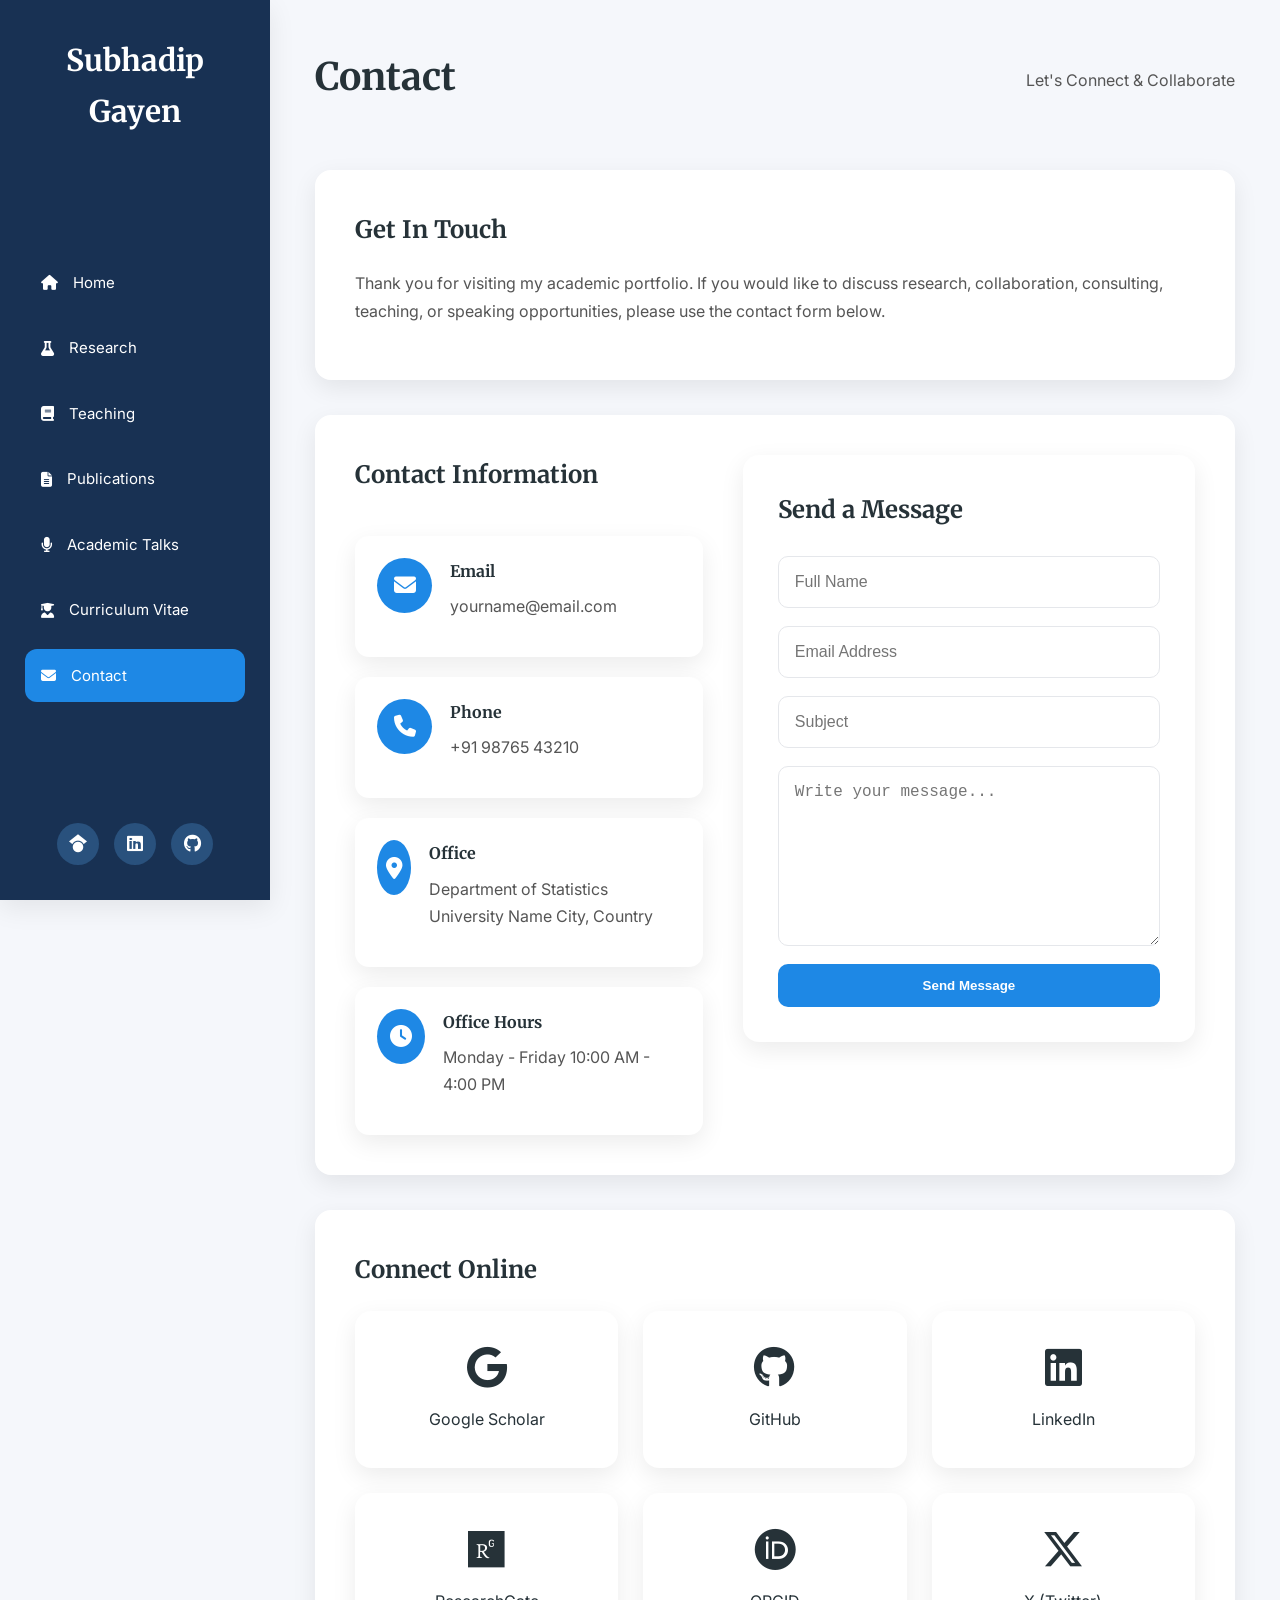
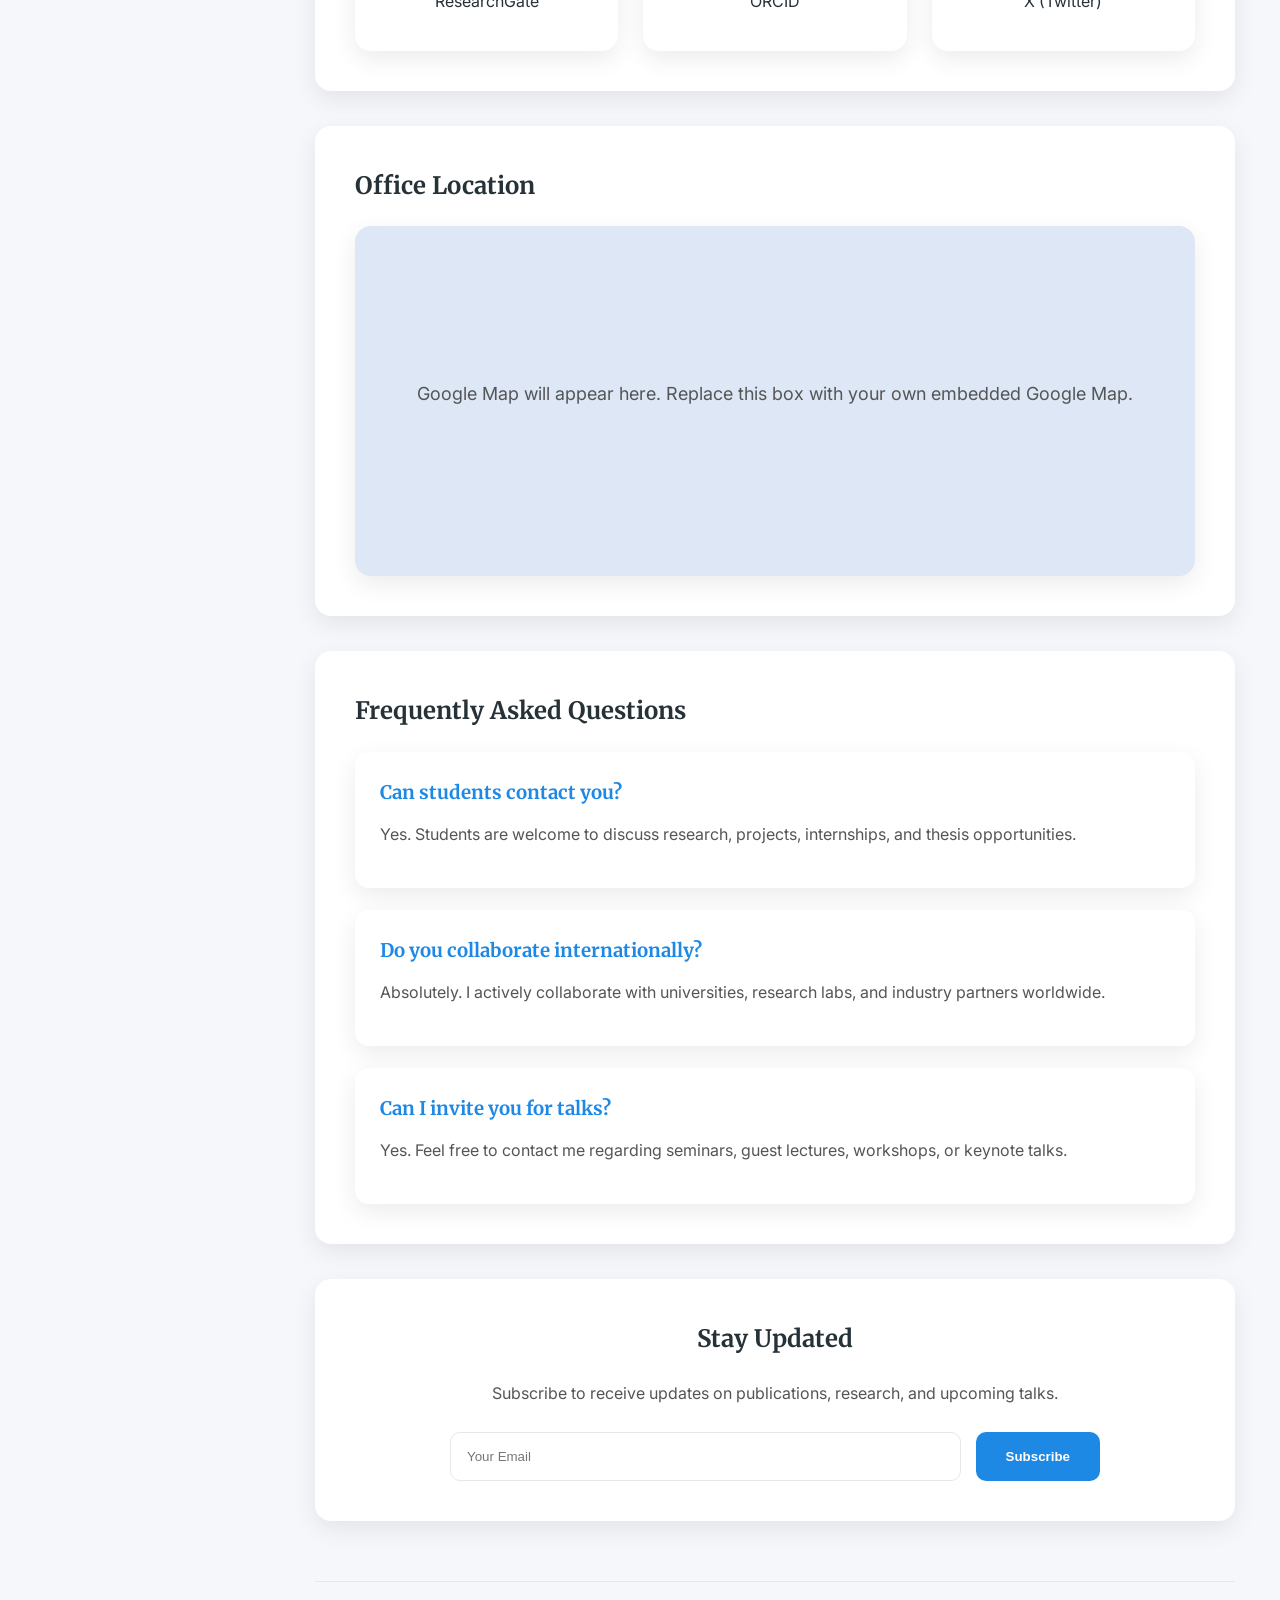
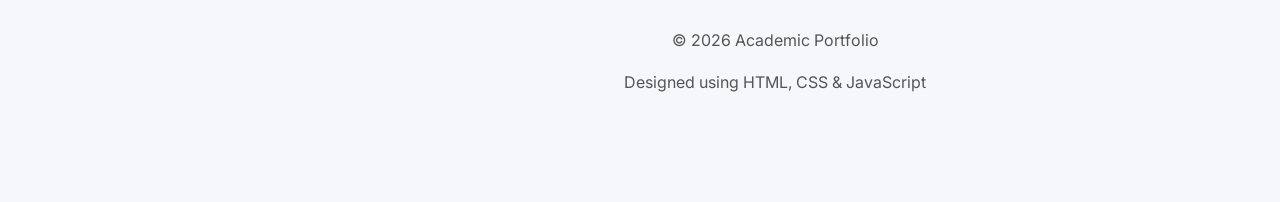
<file: contact.html>
<!DOCTYPE html>
<html lang="en">

<head>

<meta charset="UTF-8">
<meta name="viewport" content="width=device-width, initial-scale=1.0">

<title>Contact | Academic Portfolio</title>

<link rel="stylesheet" href="css/style.css">

<link href="https://fonts.googleapis.com/css2?family=Merriweather:wght@300;400;700&family=Inter:wght@300;400;500;600&display=swap" rel="stylesheet">

<link rel="stylesheet"
href="https://cdnjs.cloudflare.com/ajax/libs/font-awesome/6.6.0/css/all.min.css">

</head>

<body>

<!-- ================= SIDEBAR ================= -->

<aside class="sidebar">

<div class="logo">
<h2>Subhadip Gayen</h2>
</div>

<nav>

<ul>

<li><a href="index.html"><i class="fa fa-house"></i> Home</a></li>

<li><a href="research.html"><i class="fa fa-flask"></i> Research</a></li>

<li><a href="teaching.html"><i class="fa fa-book"></i> Teaching</a></li>

<li><a href="publications.html"><i class="fa fa-file-lines"></i> Publications</a></li>

<li><a href="talks.html"><i class="fa fa-microphone"></i> Academic Talks</a></li>

<li><a href="cv.html"><i class="fa fa-user-graduate"></i> Curriculum Vitae</a></li>

<li class="active"><a href="contact.html"><i class="fa fa-envelope"></i> Contact</a></li>

</ul>

</nav>
<div class="sidebar-footer">
<a href="#"><i class="fab fa-google-scholar"></i></a>

<a href="#"><i class="fab fa-linkedin"></i></a>

<a href="#"><i class="fab fa-github"></i></a>
</div>
</aside>

<!-- ================= MAIN CONTENT ================= -->

<div class="main-content">

<header class="top-header">

<h1>Contact</h1>

<p>Let's Connect & Collaborate</p>

</header>

<!-- ================= CONTACT INTRO ================= -->

<section class="section">

<h2>Get In Touch</h2>

<p>

Thank you for visiting my academic portfolio.

If you would like to discuss research,
collaboration,
consulting,
teaching,
or speaking opportunities,
please use the contact form below.

</p>

</section>

<!-- ================= CONTACT GRID ================= -->

<section class="section contact-grid">

<div class="contact-info">

<h2>Contact Information</h2>

<div class="info-box">

<i class="fa-solid fa-envelope"></i>

<div>

<h4>Email</h4>

<p>yourname@email.com</p>

</div>

</div>

<div class="info-box">

<i class="fa-solid fa-phone"></i>

<div>

<h4>Phone</h4>

<p>+91 98765 43210</p>

</div>

</div>

<div class="info-box">

<i class="fa-solid fa-location-dot"></i>

<div>

<h4>Office</h4>

<p>

Department of Statistics

University Name

City, Country

</p>

</div>

</div>

<div class="info-box">

<i class="fa-solid fa-clock"></i>

<div>

<h4>Office Hours</h4>

<p>

Monday - Friday

10:00 AM - 4:00 PM

</p>

</div>

</div>

</div>

<!-- ================= CONTACT FORM ================= -->

<div class="contact-form">

<h2>Send a Message</h2>

<form id="contactForm">

<input
type="text"
placeholder="Full Name"
required>

<input
type="email"
placeholder="Email Address"
required>

<input
type="text"
placeholder="Subject">

<textarea
rows="8"
placeholder="Write your message..."
required></textarea>

<button
type="submit"
class="btn">

Send Message

</button>

</form>

</div>

</section>

<!-- ================= SOCIAL ================= -->

<section class="section">

<h2>Connect Online</h2>

<div class="social-grid">

<a href="#" class="social-card">

<i class="fab fa-google"></i>

Google Scholar

</a>

<a href="#" class="social-card">

<i class="fab fa-github"></i>

GitHub

</a>

<a href="#" class="social-card">

<i class="fab fa-linkedin"></i>

LinkedIn

</a>

<a href="#" class="social-card">

<i class="fab fa-researchgate"></i>

ResearchGate

</a>

<a href="#" class="social-card">

<i class="fab fa-orcid"></i>

ORCID

</a>

<a href="#" class="social-card">

<i class="fab fa-x-twitter"></i>

X (Twitter)

</a>

</div>

</section>

<!-- ================= MAP ================= -->

<section class="section">

<h2>Office Location</h2>

<div class="map-box">

<p>

Google Map will appear here.

Replace this box with your own embedded Google Map.

</p>

</div>

</section>

<!-- ================= FAQ ================= -->

<section class="section">

<h2>Frequently Asked Questions</h2>

<div class="faq">

<div class="faq-item">

<h3>

Can students contact you?

</h3>

<p>

Yes.
Students are welcome to discuss research,
projects,
internships,
and thesis opportunities.

</p>

</div>

<div class="faq-item">

<h3>

Do you collaborate internationally?

</h3>

<p>

Absolutely.
I actively collaborate with universities,
research labs,
and industry partners worldwide.

</p>

</div>

<div class="faq-item">

<h3>

Can I invite you for talks?

</h3>

<p>

Yes.
Feel free to contact me regarding
seminars,
guest lectures,
workshops,
or keynote talks.

</p>

</div>

</div>

</section>

<!-- ================= NEWSLETTER ================= -->

<section class="section newsletter">

<h2>Stay Updated</h2>

<p>

Subscribe to receive updates on publications,
research,
and upcoming talks.

</p>

<form class="newsletter-form">

<input
type="email"
placeholder="Your Email">

<button class="btn">

Subscribe

</button>

</form>

</section>

<!-- ================= FOOTER ================= -->

<footer>

<p>

© 2026 Academic Portfolio

</p>

<p>

Designed using HTML, CSS & JavaScript

</p>

</footer>

</div>

<script src="js/script.js"></script>

</body>

</html>
</file>
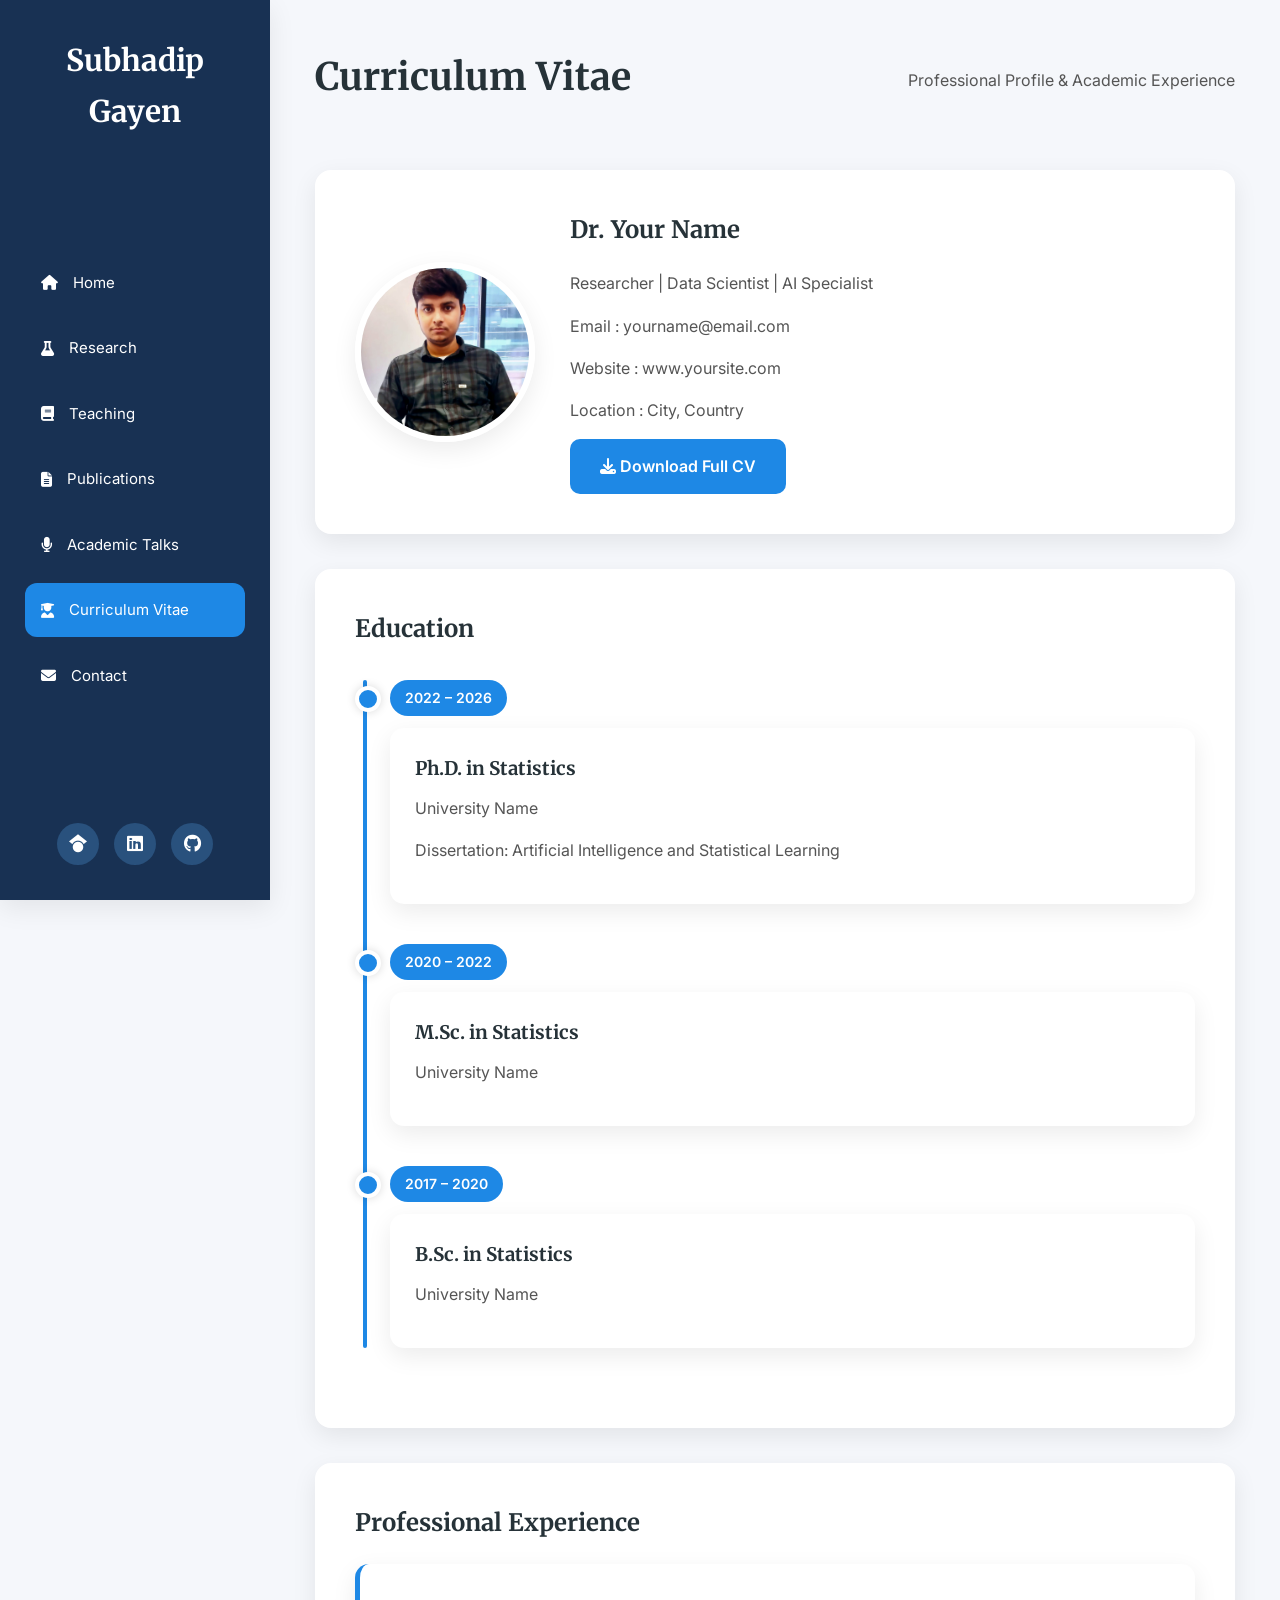
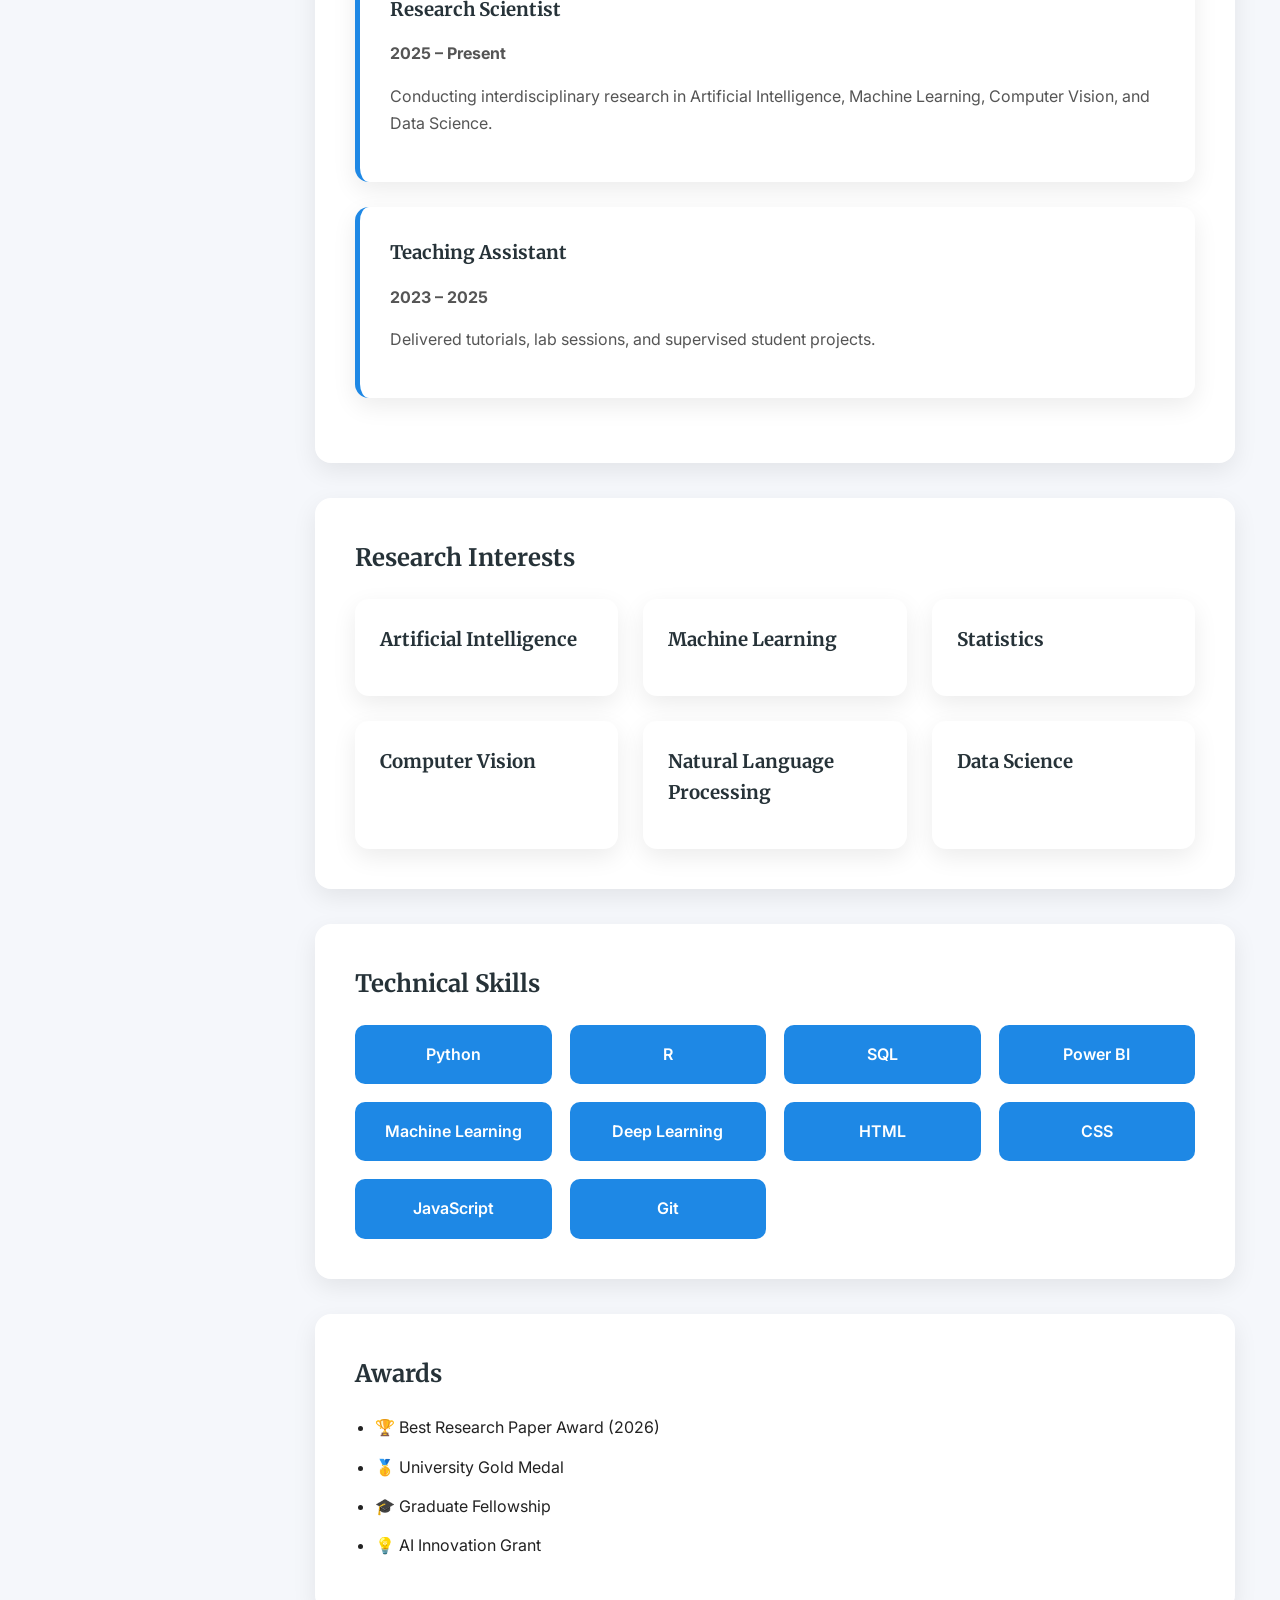
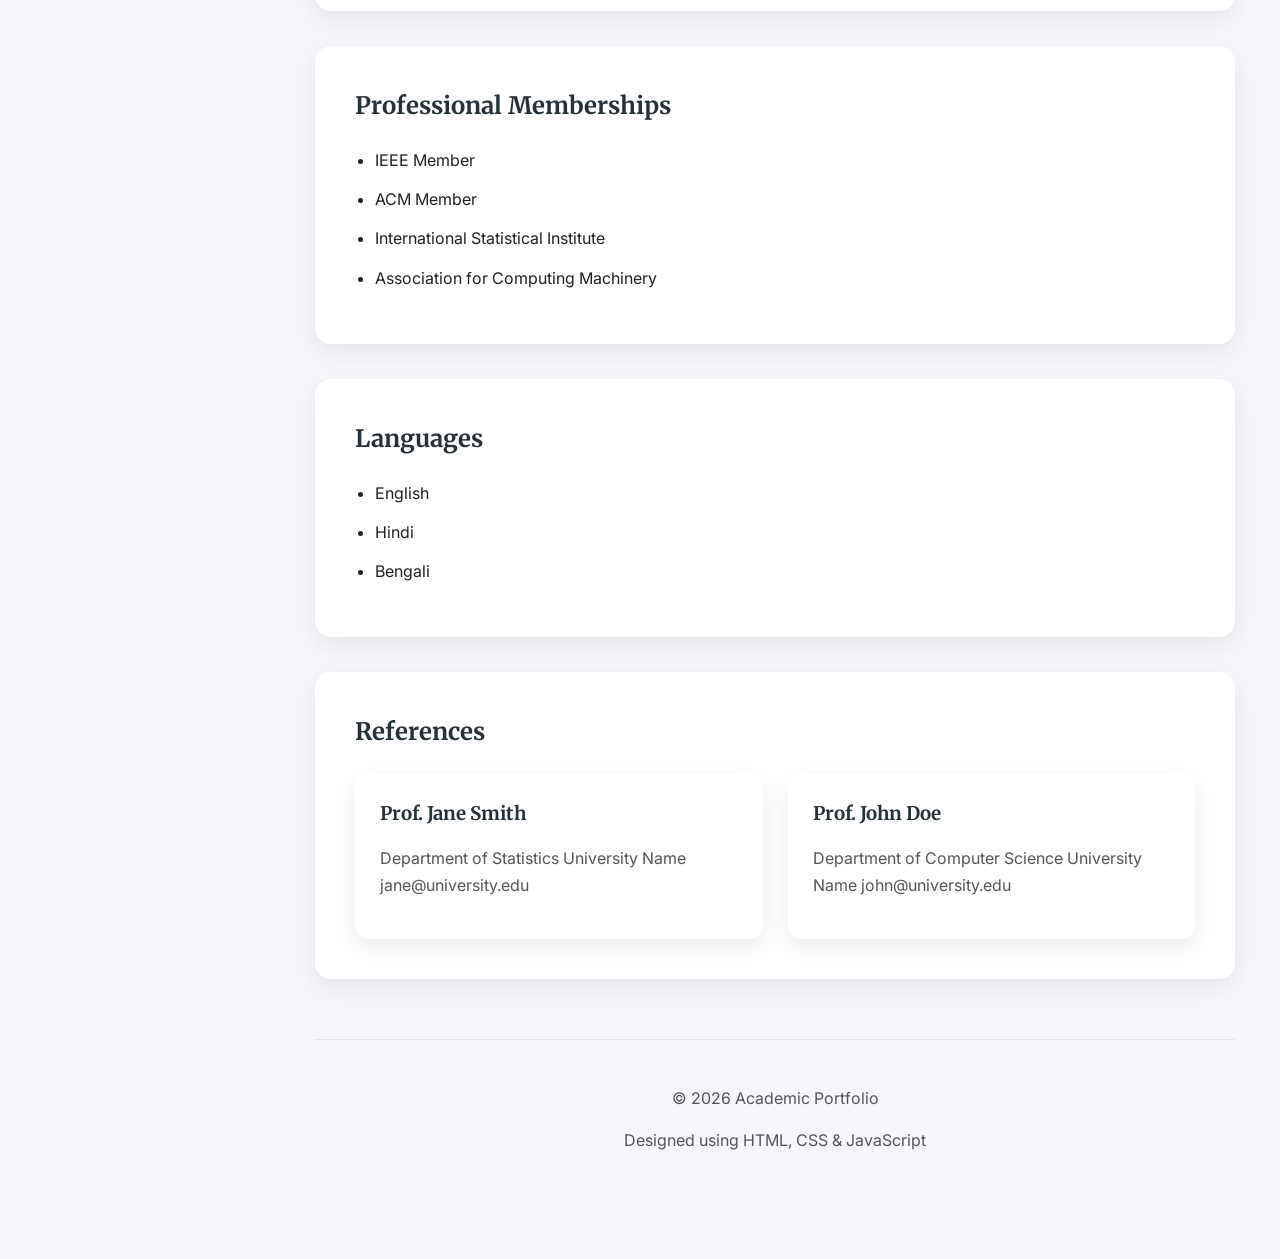
<file: cv.html>
<!DOCTYPE html>
<html lang="en">

<head>

<meta charset="UTF-8">
<meta name="viewport" content="width=device-width, initial-scale=1.0">

<title>Curriculum Vitae | Academic Portfolio</title>

<link rel="stylesheet" href="css/style.css">

<link href="https://fonts.googleapis.com/css2?family=Merriweather:wght@300;400;700&family=Inter:wght@300;400;500;600&display=swap" rel="stylesheet">

<link rel="stylesheet"
href="https://cdnjs.cloudflare.com/ajax/libs/font-awesome/6.6.0/css/all.min.css">

</head>

<body>

<!-- ================= SIDEBAR ================= -->

<aside class="sidebar">

<div class="logo">
<h2>Subhadip Gayen</h2>
</div>

<nav>

<ul>

<li>
<a href="index.html">
<i class="fa-solid fa-house"></i>
Home
</a>
</li>

<li>
<a href="research.html">
<i class="fa-solid fa-flask"></i>
Research
</a>
</li>

<li>
<a href="teaching.html">
<i class="fa-solid fa-book"></i>
Teaching
</a>
</li>

<li>
<a href="publications.html">
<i class="fa-solid fa-file-lines"></i>
Publications
</a>
</li>

<li>
<a href="talks.html">
<i class="fa-solid fa-microphone"></i>
Academic Talks
</a>
</li>

<li class="active">
<a href="cv.html">
<i class="fa-solid fa-user-graduate"></i>
Curriculum Vitae
</a>
</li>

<li>
<a href="contact.html">
<i class="fa-solid fa-envelope"></i>
Contact
</a>
</li>

</ul>

</nav>
<div class="sidebar-footer">
<a href="#"><i class="fab fa-google-scholar"></i></a>

<a href="#"><i class="fab fa-linkedin"></i></a>

<a href="#"><i class="fab fa-github"></i></a>
</div>
</aside>

<!-- ================= MAIN ================= -->

<div class="main-content">

<header class="top-header">

<h1>Curriculum Vitae</h1>

<p>Professional Profile & Academic Experience</p>

</header>

<!-- ================= PROFILE ================= -->

<section class="section">

<div class="profile-header">

<img src="images/profile.jpg" alt="Profile Photo" class="profile-photo">

<div>

<h2>Dr. Your Name</h2>

<p>
Researcher | Data Scientist | AI Specialist
</p>

<p>

Email : yourname@email.com

</p>

<p>

Website : www.yoursite.com

</p>

<p>

Location : City, Country

</p>

<a href="files/CV.pdf" class="btn">

<i class="fa-solid fa-download"></i>

Download Full CV

</a>

</div>

</div>

</section>

<!-- ================= EDUCATION ================= -->

<section class="section">

<h2>Education</h2>

<div class="timeline">

<div class="timeline-item">

<span class="year">2022 – 2026</span>

<div class="timeline-content">

<h3>Ph.D. in Statistics</h3>

<p>University Name</p>

<p>
Dissertation:
Artificial Intelligence and Statistical Learning
</p>

</div>

</div>

<div class="timeline-item">

<span class="year">2020 – 2022</span>

<div class="timeline-content">

<h3>M.Sc. in Statistics</h3>

<p>University Name</p>

</div>

</div>

<div class="timeline-item">

<span class="year">2017 – 2020</span>

<div class="timeline-content">

<h3>B.Sc. in Statistics</h3>

<p>University Name</p>

</div>

</div>

</div>

</section>

<!-- ================= EXPERIENCE ================= -->

<section class="section">

<h2>Professional Experience</h2>

<div class="experience-card">

<h3>Research Scientist</h3>

<p><strong>2025 – Present</strong></p>

<p>

Conducting interdisciplinary research in
Artificial Intelligence,
Machine Learning,
Computer Vision,
and Data Science.

</p>

</div>

<div class="experience-card">

<h3>Teaching Assistant</h3>

<p><strong>2023 – 2025</strong></p>

<p>

Delivered tutorials,
lab sessions,
and supervised student projects.

</p>

</div>

</section>

<!-- ================= RESEARCH ================= -->

<section class="section">

<h2>Research Interests</h2>

<div class="card-grid">

<div class="card">

<h3>Artificial Intelligence</h3>

</div>

<div class="card">

<h3>Machine Learning</h3>

</div>

<div class="card">

<h3>Statistics</h3>

</div>

<div class="card">

<h3>Computer Vision</h3>

</div>

<div class="card">

<h3>Natural Language Processing</h3>

</div>

<div class="card">

<h3>Data Science</h3>

</div>

</div>

</section>

<!-- ================= SKILLS ================= -->

<section class="section">

<h2>Technical Skills</h2>

<div class="skills-grid">

<div class="skill">Python</div>

<div class="skill">R</div>

<div class="skill">SQL</div>

<div class="skill">Power BI</div>

<div class="skill">Machine Learning</div>

<div class="skill">Deep Learning</div>

<div class="skill">HTML</div>

<div class="skill">CSS</div>

<div class="skill">JavaScript</div>

<div class="skill">Git</div>

</div>

</section>

<!-- ================= AWARDS ================= -->

<section class="section">

<h2>Awards</h2>

<ul class="cv-list">

<li>🏆 Best Research Paper Award (2026)</li>

<li>🥇 University Gold Medal</li>

<li>🎓 Graduate Fellowship</li>

<li>💡 AI Innovation Grant</li>

</ul>

</section>

<!-- ================= PROFESSIONAL MEMBERSHIP ================= -->

<section class="section">

<h2>Professional Memberships</h2>

<ul class="cv-list">

<li>IEEE Member</li>

<li>ACM Member</li>

<li>International Statistical Institute</li>

<li>Association for Computing Machinery</li>

</ul>

</section>

<!-- ================= LANGUAGES ================= -->

<section class="section">

<h2>Languages</h2>

<ul class="cv-list">

<li>English</li>

<li>Hindi</li>

<li>Bengali</li>

</ul>

</section>

<!-- ================= REFERENCES ================= -->

<section class="section">

<h2>References</h2>

<div class="card-grid">

<div class="card">

<h3>Prof. Jane Smith</h3>

<p>

Department of Statistics

University Name

jane@university.edu

</p>

</div>

<div class="card">

<h3>Prof. John Doe</h3>

<p>

Department of Computer Science

University Name

john@university.edu

</p>

</div>

</div>

</section>

<!-- ================= FOOTER ================= -->

<footer>

<p>

© 2026 Academic Portfolio

</p>

<p>

Designed using HTML, CSS & JavaScript

</p>

</footer>

</div>

<script src="js/script.js"></script>

</body>

</html>
</file>
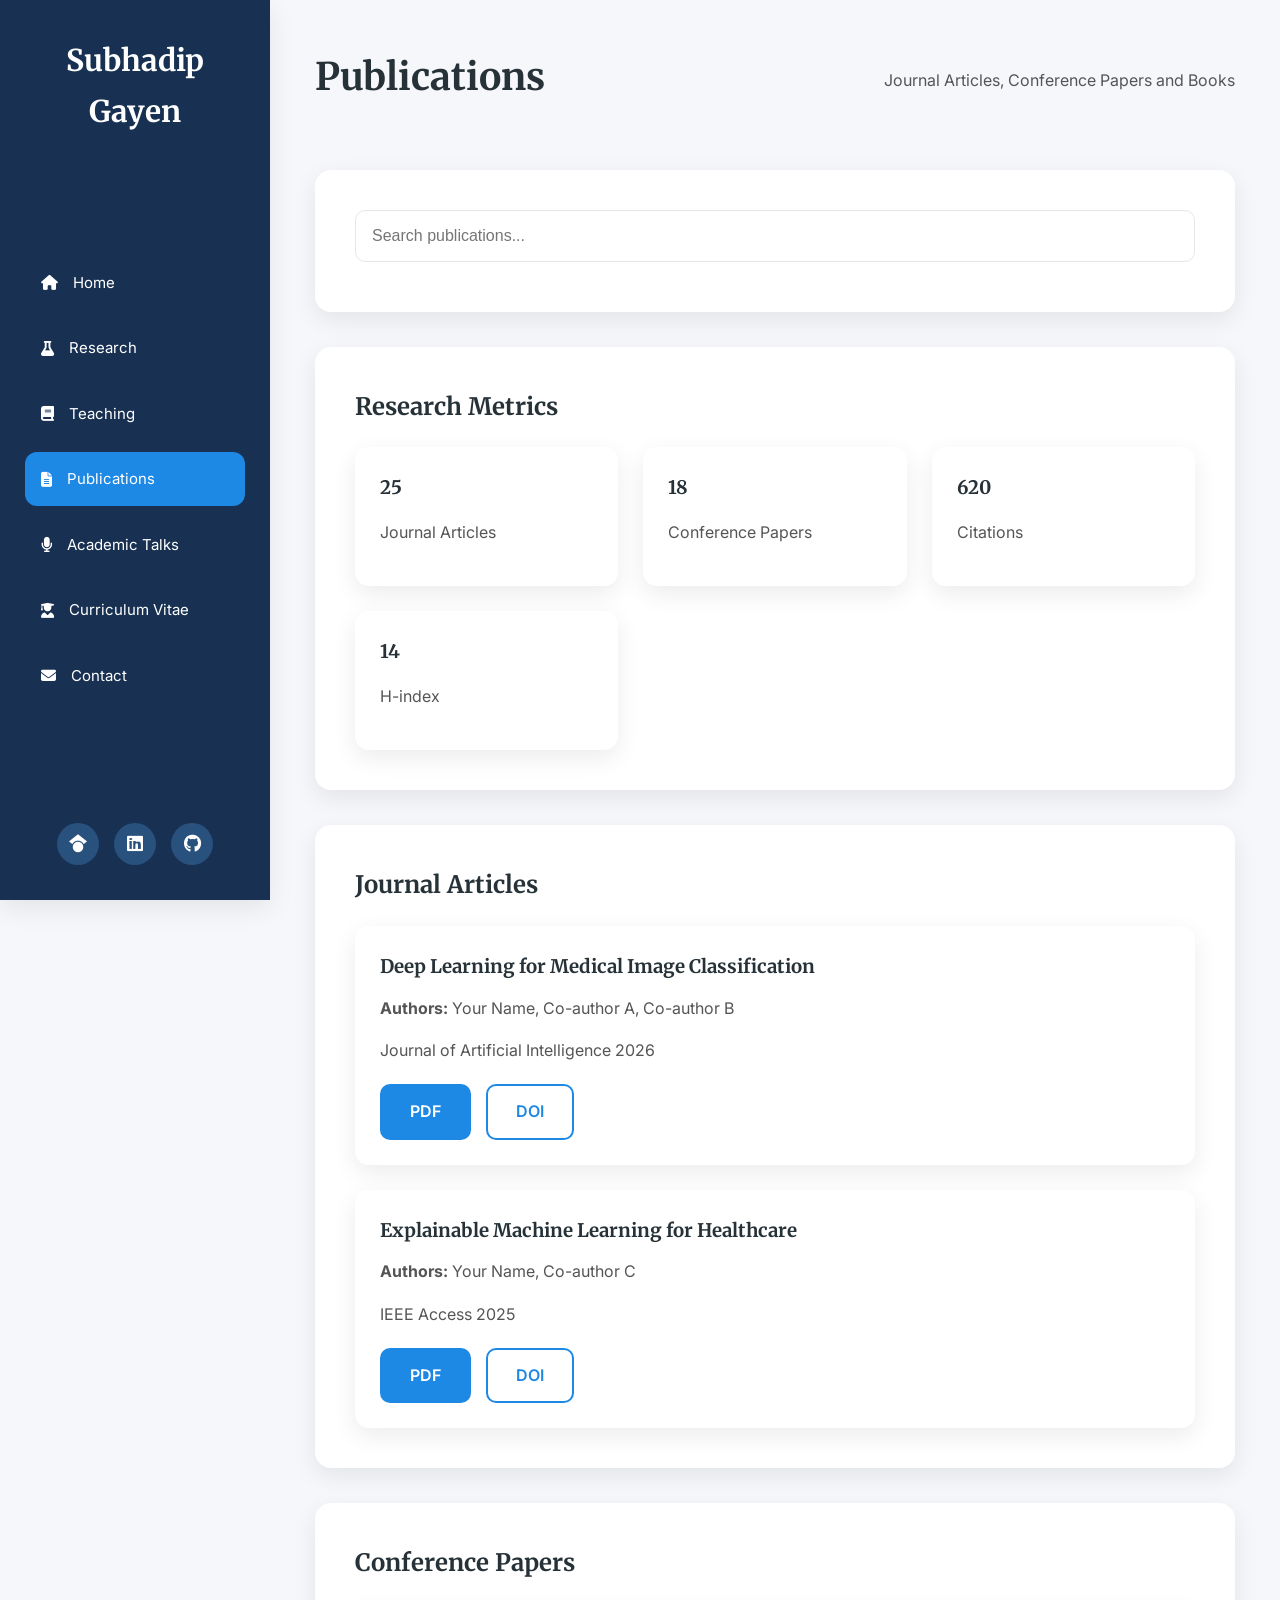
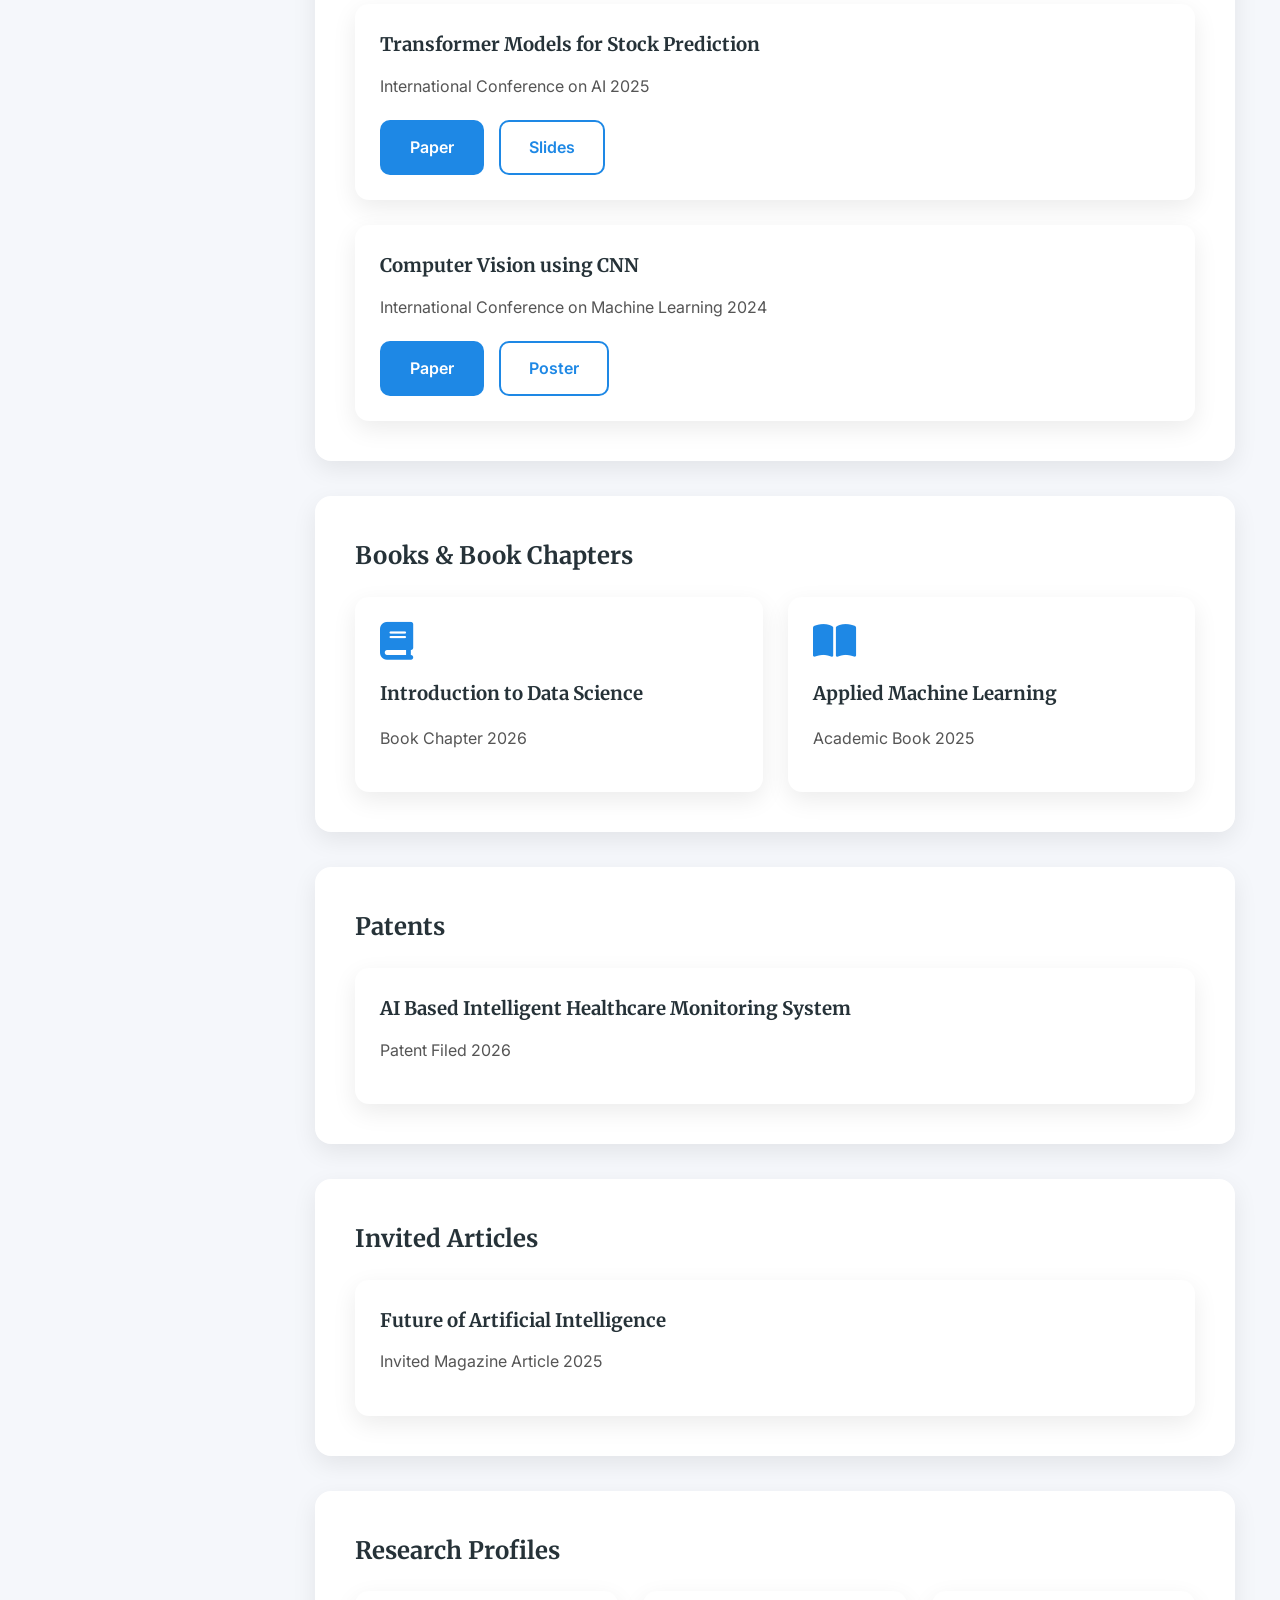
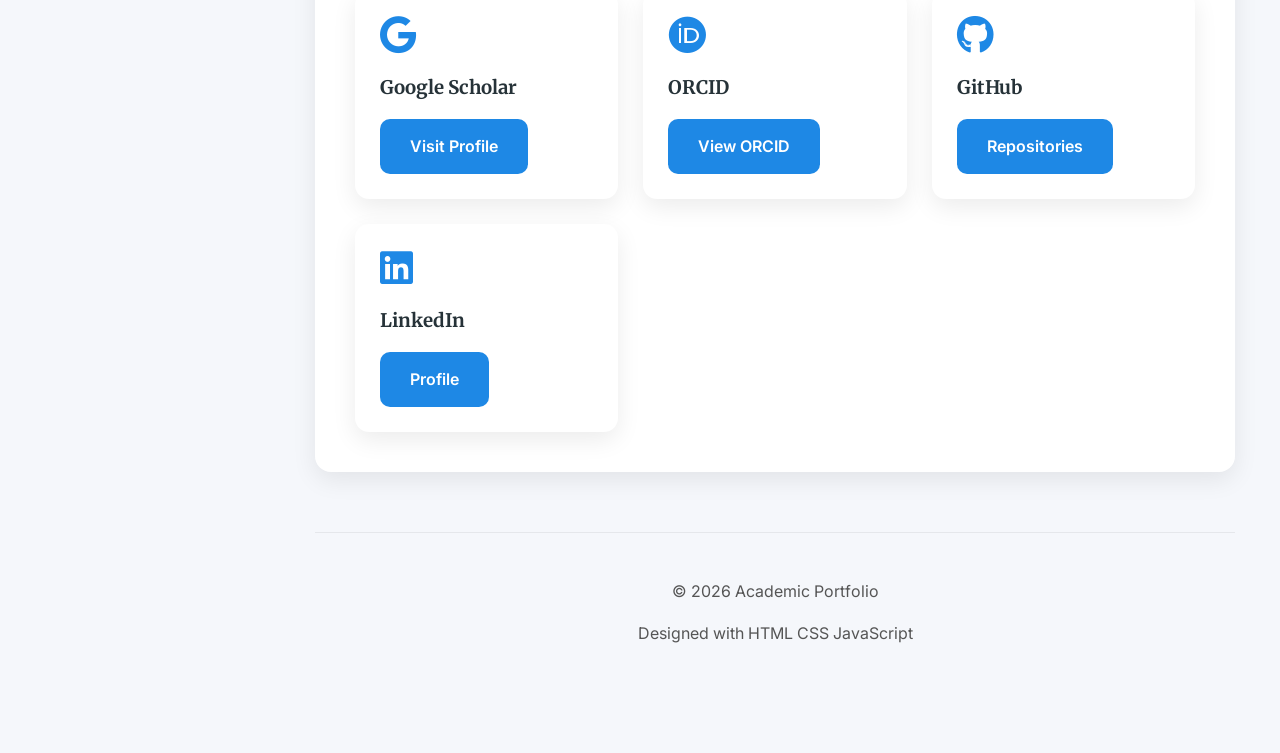
<file: publications.html>
<!DOCTYPE html>
<html lang="en">

<head>

<meta charset="UTF-8">
<meta name="viewport" content="width=device-width, initial-scale=1.0">

<title>Publications | Academic Portfolio</title>

<link rel="stylesheet" href="css/style.css">

<link href="https://fonts.googleapis.com/css2?family=Merriweather:wght@300;400;700&family=Inter:wght@300;400;500;600&display=swap" rel="stylesheet">

<link rel="stylesheet"
href="https://cdnjs.cloudflare.com/ajax/libs/font-awesome/6.6.0/css/all.min.css">

</head>

<body>

<!-- ================= SIDEBAR ================= -->

<aside class="sidebar">

<div class="logo">
<h2>Subhadip Gayen</h2>
</div>

<nav>

<ul>

<li>
<a href="index.html">
<i class="fa-solid fa-house"></i>
Home
</a>
</li>

<li>
<a href="research.html">
<i class="fa-solid fa-flask"></i>
Research
</a>
</li>

<li>
<a href="teaching.html">
<i class="fa-solid fa-book"></i>
Teaching
</a>
</li>

<li class="active">
<a href="publications.html">
<i class="fa-solid fa-file-lines"></i>
Publications
</a>
</li>

<li>
<a href="talks.html">
<i class="fa-solid fa-microphone"></i>
Academic Talks
</a>
</li>

<li>
<a href="cv.html">
<i class="fa-solid fa-user-graduate"></i>
Curriculum Vitae
</a>
</li>

<li>
<a href="contact.html">
<i class="fa-solid fa-envelope"></i>
Contact
</a>
</li>

</ul>

</nav>
<div class="sidebar-footer">
<a href="#"><i class="fab fa-google-scholar"></i></a>

<a href="#"><i class="fab fa-linkedin"></i></a>

<a href="#"><i class="fab fa-github"></i></a>
</div>
</aside>

<!-- ================= MAIN ================= -->

<div class="main-content">

<header class="top-header">

<h1>Publications</h1>

<p>Journal Articles, Conference Papers and Books</p>

</header>

<!-- ================= SEARCH ================= -->

<section class="section">

<div class="search-box">

<input
type="text"
id="publicationSearch"
placeholder="Search publications...">

</div>

</section>

<!-- ================= METRICS ================= -->

<section class="section">

<h2>Research Metrics</h2>

<div class="card-grid">

<div class="card">

<h3>25</h3>

<p>Journal Articles</p>

</div>

<div class="card">

<h3>18</h3>

<p>Conference Papers</p>

</div>

<div class="card">

<h3>620</h3>

<p>Citations</p>

</div>

<div class="card">

<h3>14</h3>

<p>H-index</p>

</div>

</div>

</section>

<!-- ================= JOURNAL PAPERS ================= -->

<section class="section">

<h2>Journal Articles</h2>

<div class="publication-list">

<div class="publication-item">

<h3>

Deep Learning for Medical Image Classification

</h3>

<p>

<strong>Authors:</strong>

Your Name,
Co-author A,
Co-author B

</p>

<p>

Journal of Artificial Intelligence

2026

</p>

<div class="publication-buttons">

<a href="#" class="btn">
PDF
</a>

<a href="#" class="btn-outline">
DOI
</a>

</div>

</div>

<div class="publication-item">

<h3>

Explainable Machine Learning for Healthcare

</h3>

<p>

<strong>Authors:</strong>

Your Name,
Co-author C

</p>

<p>

IEEE Access

2025

</p>

<div class="publication-buttons">

<a href="#" class="btn">
PDF
</a>

<a href="#" class="btn-outline">
DOI
</a>

</div>

</div>

</div>

</section>

<!-- ================= CONFERENCE ================= -->

<section class="section">

<h2>Conference Papers</h2>

<div class="publication-list">

<div class="publication-item">

<h3>

Transformer Models for Stock Prediction

</h3>

<p>

International Conference on AI

2025

</p>

<div class="publication-buttons">

<a href="#" class="btn">
Paper
</a>

<a href="#" class="btn-outline">
Slides
</a>

</div>

</div>

<div class="publication-item">

<h3>

Computer Vision using CNN

</h3>

<p>

International Conference on Machine Learning

2024

</p>

<div class="publication-buttons">

<a href="#" class="btn">
Paper
</a>

<a href="#" class="btn-outline">
Poster
</a>

</div>

</div>

</div>

</section>

<!-- ================= BOOKS ================= -->

<section class="section">

<h2>Books & Book Chapters</h2>

<div class="card-grid">

<div class="card">

<i class="fa-solid fa-book"></i>

<h3>

Introduction to Data Science

</h3>

<p>

Book Chapter

2026

</p>

</div>

<div class="card">

<i class="fa-solid fa-book-open"></i>

<h3>

Applied Machine Learning

</h3>

<p>

Academic Book

2025

</p>

</div>

</div>

</section>

<!-- ================= PATENTS ================= -->

<section class="section">

<h2>Patents</h2>

<div class="publication-item">

<h3>

AI Based Intelligent Healthcare Monitoring System

</h3>

<p>

Patent Filed

2026

</p>

</div>

</section>

<!-- ================= INVITED ARTICLES ================= -->

<section class="section">

<h2>Invited Articles</h2>

<div class="publication-item">

<h3>

Future of Artificial Intelligence

</h3>

<p>

Invited Magazine Article

2025

</p>

</div>

</section>

<!-- ================= GOOGLE SCHOLAR ================= -->

<section class="section">

<h2>Research Profiles</h2>

<div class="card-grid">

<div class="card">

<i class="fa-brands fa-google"></i>

<h3>Google Scholar</h3>

<a href="#" class="btn">

Visit Profile

</a>

</div>

<div class="card">

<i class="fa-brands fa-orcid"></i>

<h3>ORCID</h3>

<a href="#" class="btn">

View ORCID

</a>

</div>

<div class="card">

<i class="fa-brands fa-github"></i>

<h3>GitHub</h3>

<a href="#" class="btn">

Repositories

</a>

</div>

<div class="card">

<i class="fa-brands fa-linkedin"></i>

<h3>LinkedIn</h3>

<a href="#" class="btn">

Profile

</a>

</div>

</div>

</section>

<!-- ================= FOOTER ================= -->

<footer>

<p>

© 2026 Academic Portfolio

</p>

<p>

Designed with HTML CSS JavaScript

</p>

</footer>

</div>

<script src="js/script.js"></script>

</body>

</html>
</file>
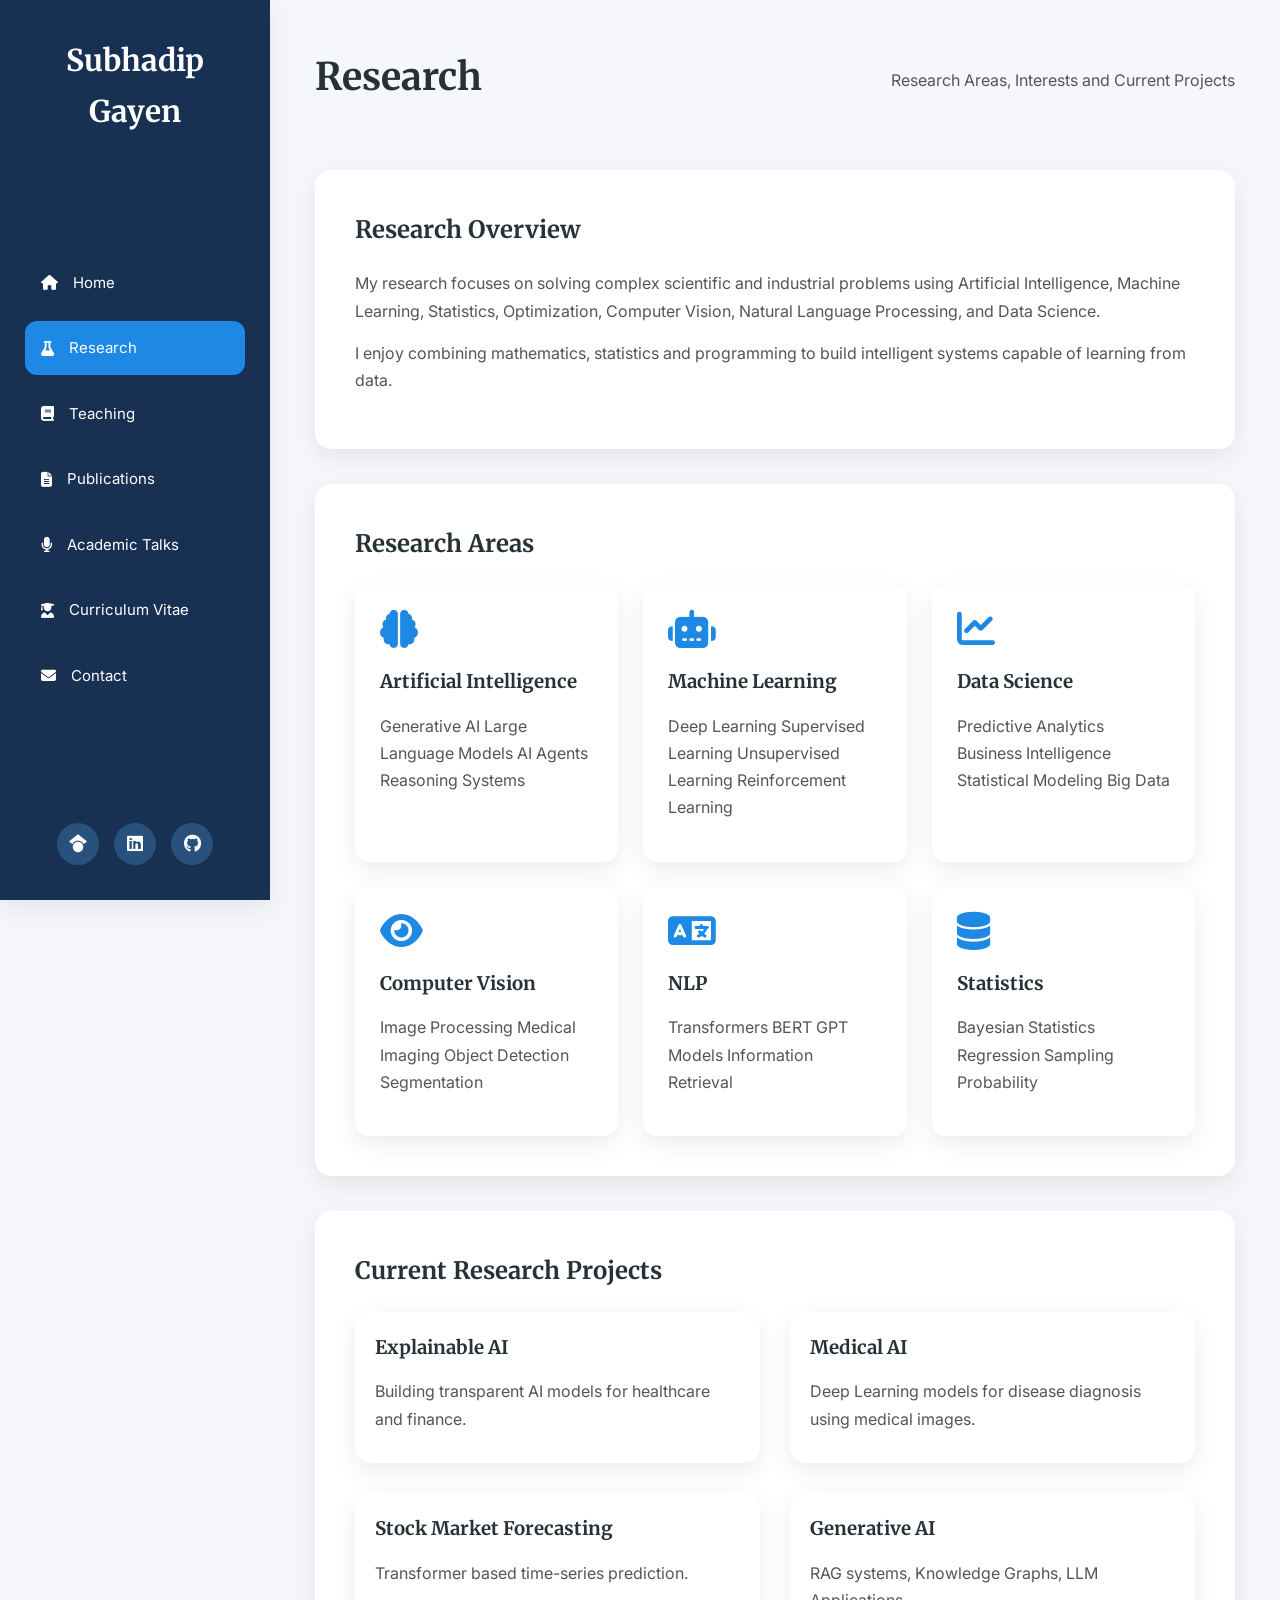
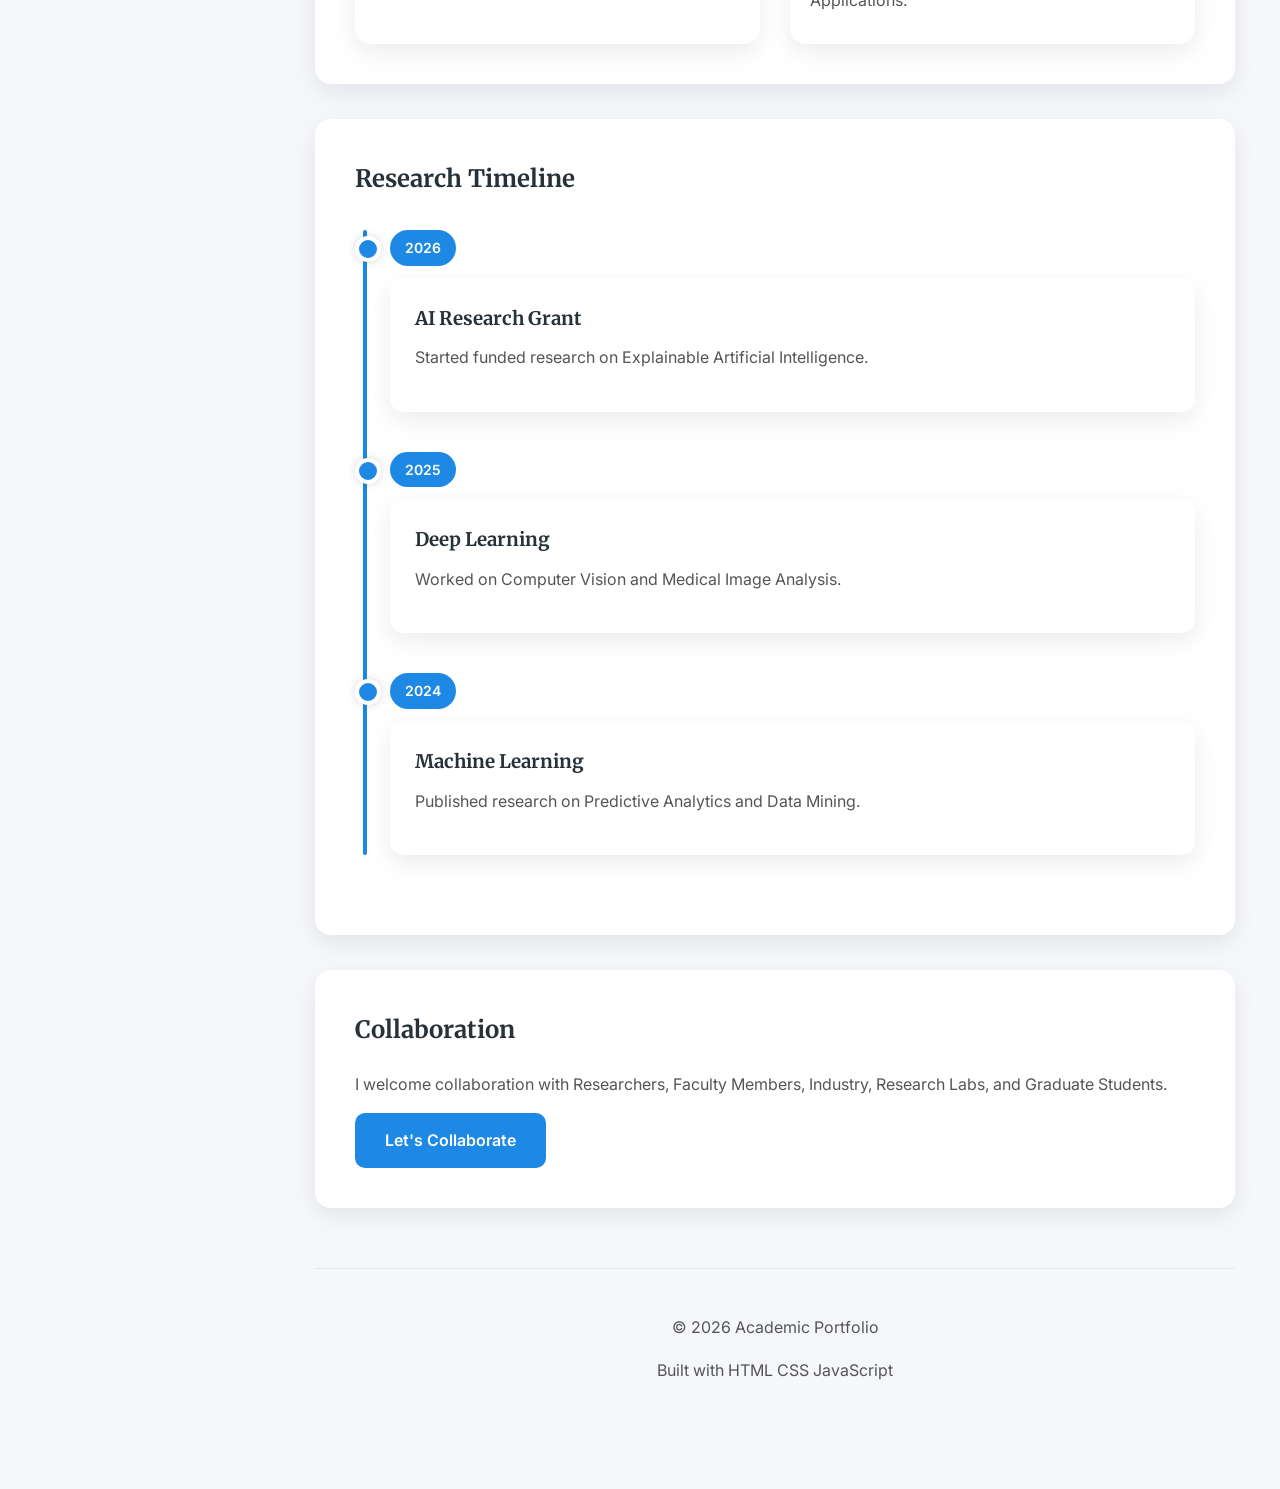
<file: research.html>
<!DOCTYPE html>
<html lang="en">

<head>

<meta charset="UTF-8">
<meta name="viewport" content="width=device-width, initial-scale=1.0">

<title>Research | Academic Portfolio</title>

<link rel="stylesheet" href="css/style.css">

<link href="https://fonts.googleapis.com/css2?family=Merriweather:wght@300;400;700&family=Inter:wght@300;400;500;600&display=swap" rel="stylesheet">

<link rel="stylesheet"
href="https://cdnjs.cloudflare.com/ajax/libs/font-awesome/6.6.0/css/all.min.css">

</head>

<body>

<!-- ================= SIDEBAR ================= -->

<aside class="sidebar">

<div class="logo">

<h2>Subhadip Gayen</h2>

</div>

<nav>

<ul>

<li>
<a href="index.html">
<i class="fa fa-house"></i>
Home
</a>
</li>

<li class="active">
<a href="research.html">
<i class="fa fa-flask"></i>
Research
</a>
</li>

<li>
<a href="teaching.html">
<i class="fa fa-book"></i>
Teaching
</a>
</li>

<li>
<a href="publications.html">
<i class="fa fa-file-lines"></i>
Publications
</a>
</li>

<li>
<a href="talks.html">
<i class="fa fa-microphone"></i>
Academic Talks
</a>
</li>

<li>
<a href="cv.html">
<i class="fa fa-user-graduate"></i>
Curriculum Vitae
</a>
</li>

<li>
<a href="contact.html">
<i class="fa fa-envelope"></i>
Contact
</a>
</li>

</ul>

</nav>
<div class="sidebar-footer">
<a href="#"><i class="fab fa-google-scholar"></i></a>

<a href="#"><i class="fab fa-linkedin"></i></a>

<a href="#"><i class="fab fa-github"></i></a>
</div>
</aside>

<!-- ================= MAIN ================= -->

<div class="main-content">

<header class="top-header">

<h1>Research</h1>

<p>
Research Areas, Interests and Current Projects
</p>

</header>

<!-- ================= INTRO ================= -->

<section class="section">

<h2>Research Overview</h2>

<p>

My research focuses on solving complex
scientific and industrial problems using

Artificial Intelligence,

Machine Learning,

Statistics,

Optimization,

Computer Vision,

Natural Language Processing,

and Data Science.

</p>

<p>

I enjoy combining mathematics,
statistics and programming
to build intelligent systems
capable of learning from data.

</p>

</section>

<!-- ================= AREAS ================= -->

<section class="section">

<h2>Research Areas</h2>

<div class="card-grid">

<div class="card">

<i class="fa-solid fa-brain"></i>

<h3>Artificial Intelligence</h3>

<p>

Generative AI

Large Language Models

AI Agents

Reasoning Systems

</p>

</div>

<div class="card">

<i class="fa-solid fa-robot"></i>

<h3>Machine Learning</h3>

<p>

Deep Learning

Supervised Learning

Unsupervised Learning

Reinforcement Learning

</p>

</div>

<div class="card">

<i class="fa-solid fa-chart-line"></i>

<h3>Data Science</h3>

<p>

Predictive Analytics

Business Intelligence

Statistical Modeling

Big Data

</p>

</div>

<div class="card">

<i class="fa-solid fa-eye"></i>

<h3>Computer Vision</h3>

<p>

Image Processing

Medical Imaging

Object Detection

Segmentation

</p>

</div>

<div class="card">

<i class="fa-solid fa-language"></i>

<h3>NLP</h3>

<p>

Transformers

BERT

GPT Models

Information Retrieval

</p>

</div>

<div class="card">

<i class="fa-solid fa-database"></i>

<h3>Statistics</h3>

<p>

Bayesian Statistics

Regression

Sampling

Probability

</p>

</div>

</div>

</section>

<!-- ================= CURRENT PROJECTS ================= -->

<section class="section">

<h2>Current Research Projects</h2>

<div class="project-grid">

<div class="project-card">

<h3>

Explainable AI

</h3>

<p>

Building transparent AI models
for healthcare and finance.

</p>

</div>

<div class="project-card">

<h3>

Medical AI

</h3>

<p>

Deep Learning models
for disease diagnosis
using medical images.

</p>

</div>

<div class="project-card">

<h3>

Stock Market Forecasting

</h3>

<p>

Transformer based
time-series prediction.

</p>

</div>

<div class="project-card">

<h3>

Generative AI

</h3>

<p>

RAG systems,

Knowledge Graphs,

LLM Applications.

</p>

</div>

</div>

</section>

<!-- ================= RESEARCH TIMELINE ================= -->

<section class="section">

<h2>Research Timeline</h2>

<div class="timeline">

<div class="timeline-item">

<span class="year">2026</span>

<div class="timeline-content">

<h3>

AI Research Grant

</h3>

<p>

Started funded research
on Explainable Artificial Intelligence.

</p>

</div>

</div>

<div class="timeline-item">

<span class="year">2025</span>

<div class="timeline-content">

<h3>

Deep Learning

</h3>

<p>

Worked on Computer Vision
and Medical Image Analysis.

</p>

</div>

</div>

<div class="timeline-item">

<span class="year">2024</span>

<div class="timeline-content">

<h3>

Machine Learning

</h3>

<p>

Published research on
Predictive Analytics
and Data Mining.

</p>

</div>

</div>

</div>

</section>

<!-- ================= COLLABORATION ================= -->

<section class="section">

<h2>Collaboration</h2>

<p>

I welcome collaboration with

Researchers,

Faculty Members,

Industry,

Research Labs,

and Graduate Students.

</p>

<a href="contact.html" class="btn">

Let's Collaborate

</a>

</section>

<!-- ================= FOOTER ================= -->

<footer>

<p>

© 2026 Academic Portfolio

</p>

<p>

Built with HTML CSS JavaScript

</p>

</footer>

</div>

<script src="js/script.js"></script>

</body>

</html>
</file>
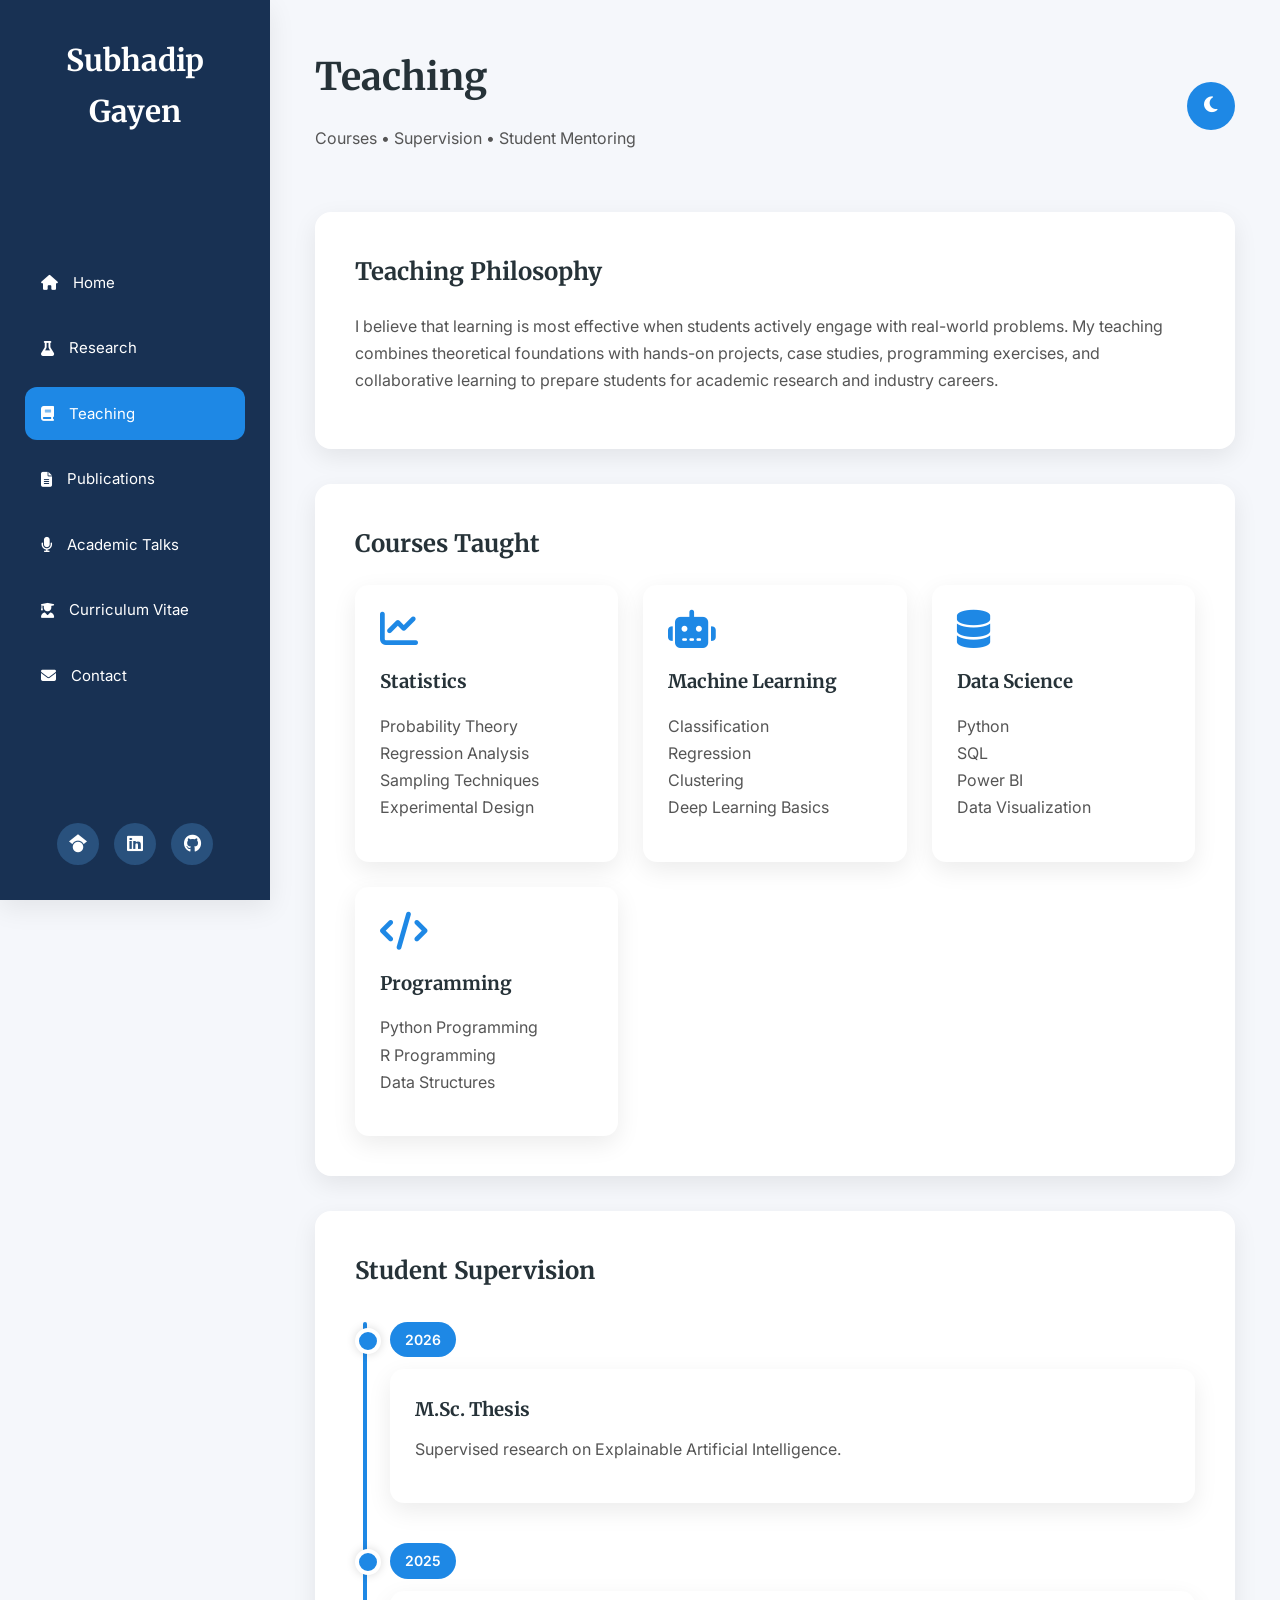
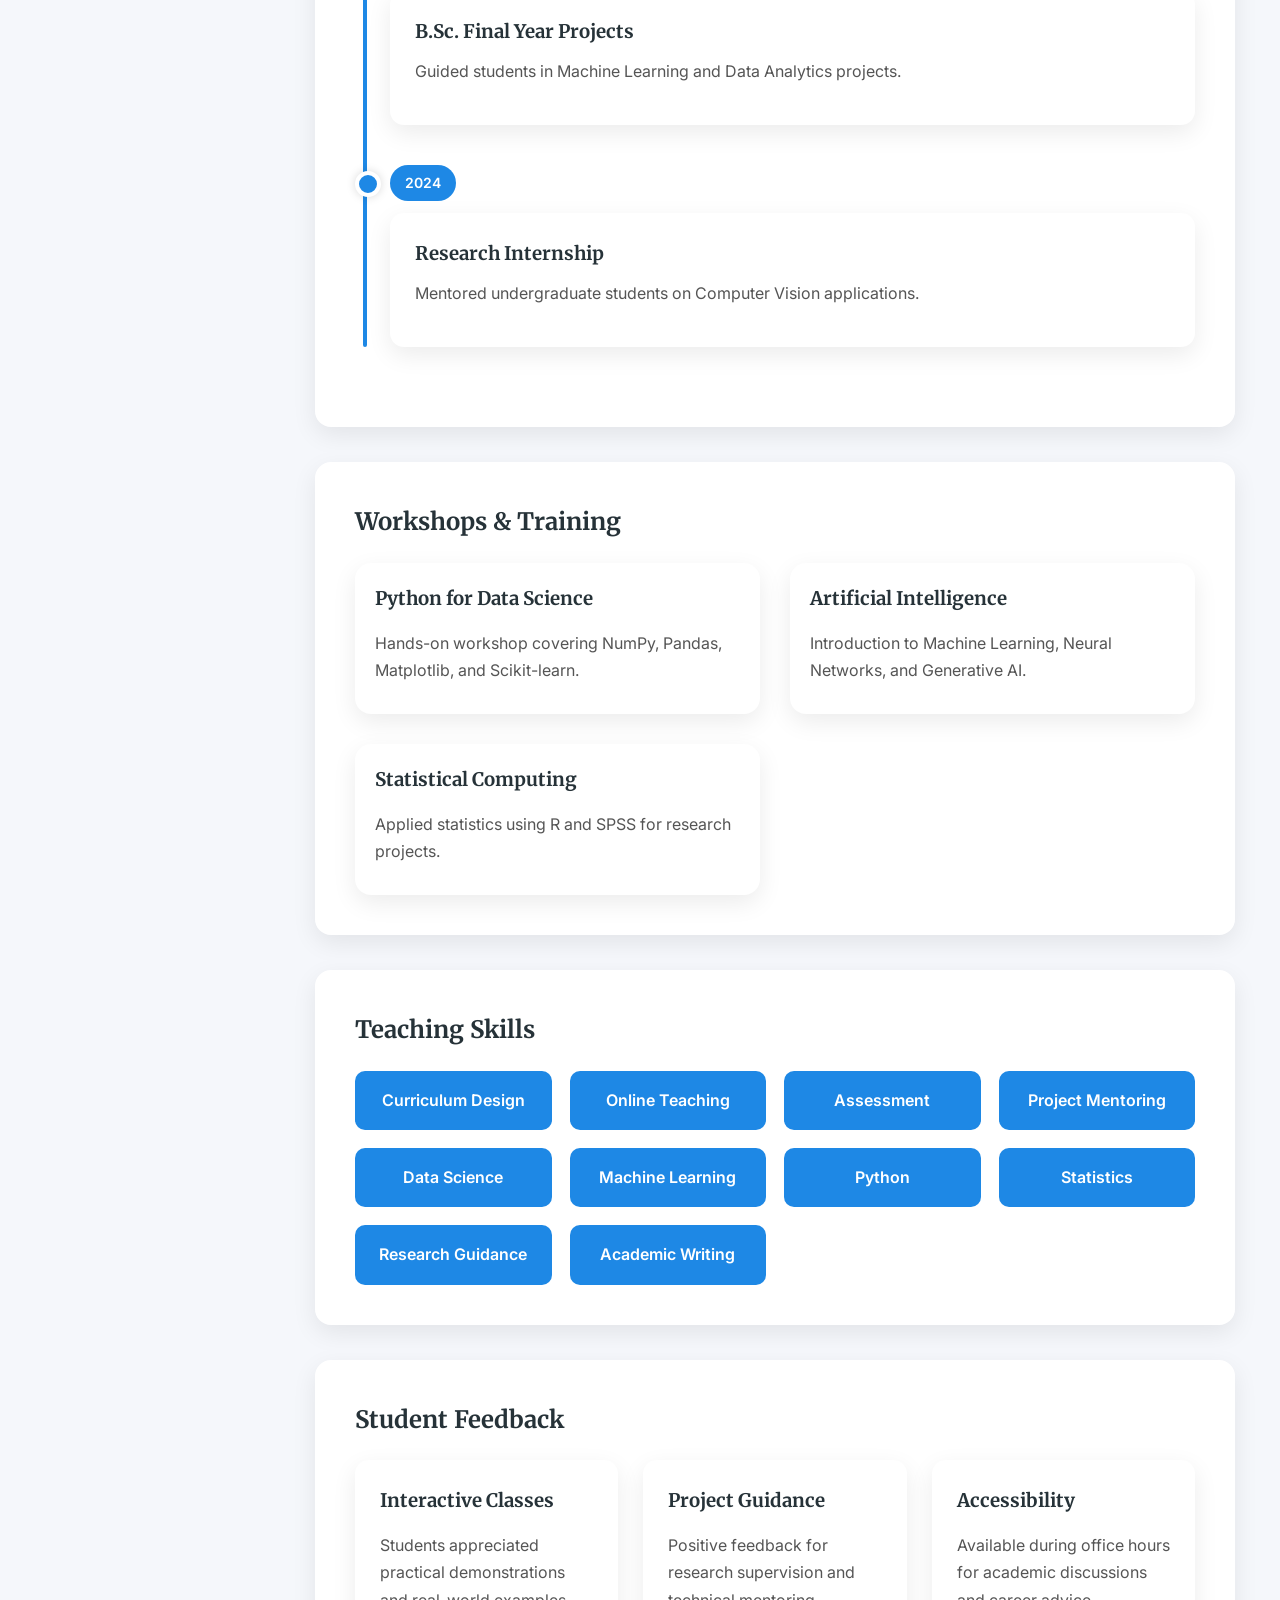
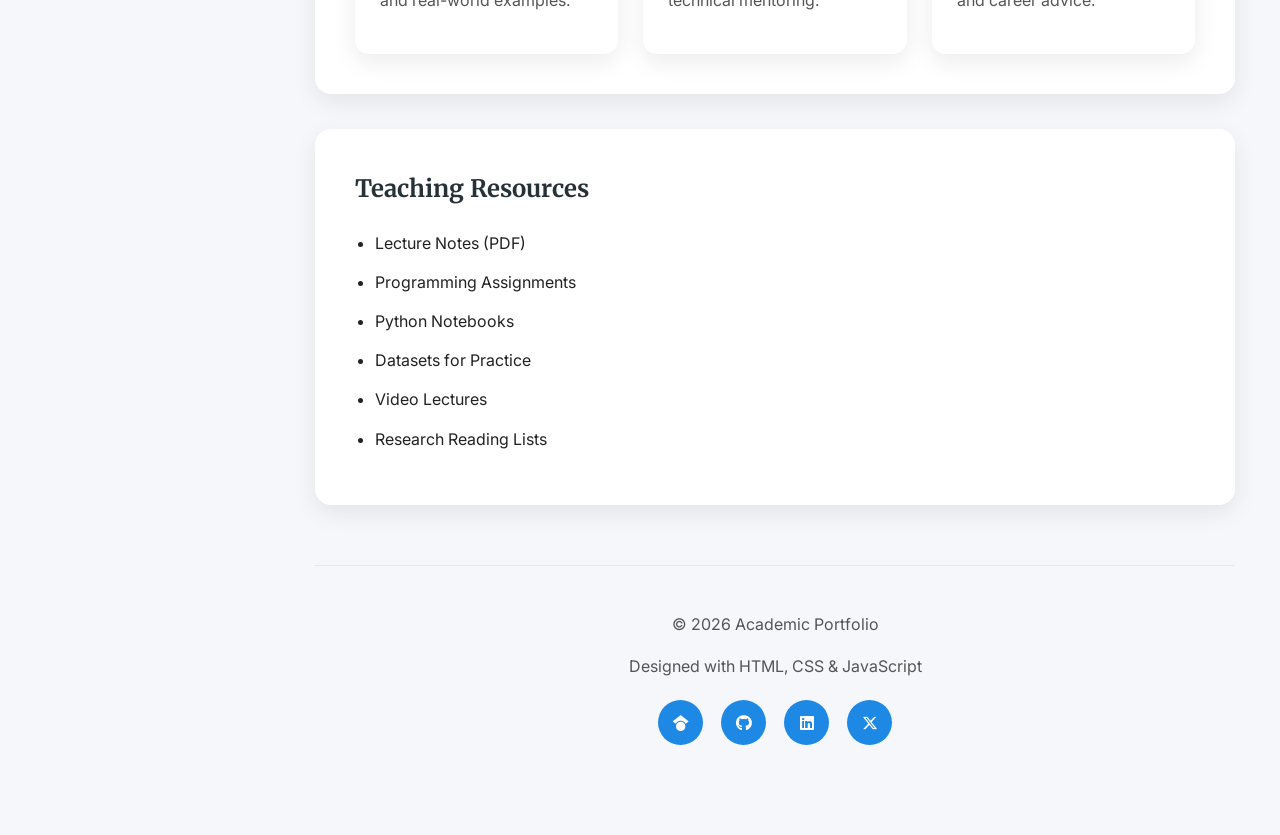
<file: teaching.html>
<!DOCTYPE html>
<html lang="en">

<head>

<meta charset="UTF-8">
<meta name="viewport" content="width=device-width, initial-scale=1.0">

<title>Teaching | Academic Portfolio</title>

<link rel="stylesheet" href="css/style.css">

<link href="https://fonts.googleapis.com/css2?family=Merriweather:wght@300;400;700&family=Inter:wght@300;400;500;600&display=swap" rel="stylesheet">

<link rel="stylesheet"
href="https://cdnjs.cloudflare.com/ajax/libs/font-awesome/6.6.0/css/all.min.css">

</head>

<body>

<!-- ================= SIDEBAR ================= -->

<aside class="sidebar">

<div class="logo">

<h2>Subhadip Gayen</h2>



</div>

<nav>

<ul>

<li>
<a href="index.html"><i class="fa-solid fa-house"></i> Home</a>
</li>

<li>
<a href="research.html"><i class="fa-solid fa-flask"></i> Research</a>
</li>

<li class="active">
<a href="teaching.html"><i class="fa-solid fa-book"></i> Teaching</a>
</li>

<li>
<a href="publications.html"><i class="fa-solid fa-file-lines"></i> Publications</a>
</li>

<li>
<a href="talks.html"><i class="fa-solid fa-microphone"></i> Academic Talks</a>
</li>

<li>
<a href="cv.html"><i class="fa-solid fa-user-graduate"></i> Curriculum Vitae</a>
</li>

<li>
<a href="contact.html"><i class="fa-solid fa-envelope"></i> Contact</a>
</li>

</ul>

</nav>
<div class="sidebar-footer">
<a href="#"><i class="fab fa-google-scholar"></i></a>

<a href="#"><i class="fab fa-linkedin"></i></a>

<a href="#"><i class="fab fa-github"></i></a>
</div>
</aside>

<!-- ================= MAIN CONTENT ================= -->

<div class="main-content">

<header class="top-header">

<div>

<h1>Teaching</h1>

<p>Courses • Supervision • Student Mentoring</p>

</div>

<button id="themeToggle">
<i class="fa-solid fa-moon"></i>
</button>

</header>

<!-- ================= OVERVIEW ================= -->

<section class="section">

<h2>Teaching Philosophy</h2>

<p>

I believe that learning is most effective when students actively engage with
real-world problems. My teaching combines theoretical foundations with
hands-on projects, case studies, programming exercises, and collaborative
learning to prepare students for academic research and industry careers.

</p>

</section>

<!-- ================= COURSES ================= -->

<section class="section">

<h2>Courses Taught</h2>

<div class="card-grid">

<div class="card">

<i class="fa-solid fa-chart-line"></i>

<h3>Statistics</h3>

<p>

Probability Theory<br>

Regression Analysis<br>

Sampling Techniques<br>

Experimental Design

</p>

</div>

<div class="card">

<i class="fa-solid fa-robot"></i>

<h3>Machine Learning</h3>

<p>

Classification<br>

Regression<br>

Clustering<br>

Deep Learning Basics

</p>

</div>

<div class="card">

<i class="fa-solid fa-database"></i>

<h3>Data Science</h3>

<p>

Python<br>

SQL<br>

Power BI<br>

Data Visualization

</p>

</div>

<div class="card">

<i class="fa-solid fa-code"></i>

<h3>Programming</h3>

<p>

Python Programming<br>

R Programming<br>

Data Structures

</p>

</div>

</div>

</section>

<!-- ================= SUPERVISION ================= -->

<section class="section">

<h2>Student Supervision</h2>

<div class="timeline">

<div class="timeline-item">

<span class="year">2026</span>

<div class="timeline-content">

<h3>M.Sc. Thesis</h3>

<p>

Supervised research on Explainable Artificial Intelligence.

</p>

</div>

</div>

<div class="timeline-item">

<span class="year">2025</span>

<div class="timeline-content">

<h3>B.Sc. Final Year Projects</h3>

<p>

Guided students in Machine Learning and Data Analytics projects.

</p>

</div>

</div>

<div class="timeline-item">

<span class="year">2024</span>

<div class="timeline-content">

<h3>Research Internship</h3>

<p>

Mentored undergraduate students on Computer Vision applications.

</p>

</div>

</div>

</div>

</section>

<!-- ================= WORKSHOPS ================= -->

<section class="section">

<h2>Workshops & Training</h2>

<div class="project-grid">

<div class="project-card">

<h3>Python for Data Science</h3>

<p>

Hands-on workshop covering NumPy, Pandas, Matplotlib, and Scikit-learn.

</p>

</div>

<div class="project-card">

<h3>Artificial Intelligence</h3>

<p>

Introduction to Machine Learning, Neural Networks, and Generative AI.

</p>

</div>

<div class="project-card">

<h3>Statistical Computing</h3>

<p>

Applied statistics using R and SPSS for research projects.

</p>

</div>

</div>

</section>

<!-- ================= TEACHING SKILLS ================= -->

<section class="section">

<h2>Teaching Skills</h2>

<div class="skills-grid">

<div class="skill">Curriculum Design</div>

<div class="skill">Online Teaching</div>

<div class="skill">Assessment</div>

<div class="skill">Project Mentoring</div>

<div class="skill">Data Science</div>

<div class="skill">Machine Learning</div>

<div class="skill">Python</div>

<div class="skill">Statistics</div>

<div class="skill">Research Guidance</div>

<div class="skill">Academic Writing</div>

</div>

</section>

<!-- ================= STUDENT FEEDBACK ================= -->

<section class="section">

<h2>Student Feedback</h2>

<div class="card-grid">

<div class="card">

<h3>Interactive Classes</h3>

<p>

Students appreciated practical demonstrations and real-world examples.

</p>

</div>

<div class="card">

<h3>Project Guidance</h3>

<p>

Positive feedback for research supervision and technical mentoring.

</p>

</div>

<div class="card">

<h3>Accessibility</h3>

<p>

Available during office hours for academic discussions and career advice.

</p>

</div>

</div>

</section>

<!-- ================= TEACHING RESOURCES ================= -->

<section class="section">

<h2>Teaching Resources</h2>

<ul class="cv-list">

<li>Lecture Notes (PDF)</li>

<li>Programming Assignments</li>

<li>Python Notebooks</li>

<li>Datasets for Practice</li>

<li>Video Lectures</li>

<li>Research Reading Lists</li>

</ul>

</section>

<!-- ================= FOOTER ================= -->

<footer>

<p>© 2026 Academic Portfolio</p>

<p>Designed with HTML, CSS & JavaScript</p>

<div class="footer-icons">

<a href="#"><i class="fab fa-google-scholar"></i></a>

<a href="#"><i class="fab fa-github"></i></a>

<a href="#"><i class="fab fa-linkedin"></i></a>

<a href="#"><i class="fab fa-x-twitter"></i></a>

</div>

</footer>

</div>

<script src="js/script.js"></script>

</body>

</html>
</file>
<file: css/style.css>
/* ==========================================================
   Academic Portfolio
   style.css
   Part 1
========================================================== */

/* ---------- Google Font ---------- */
@import url('https://fonts.googleapis.com/css2?family=Inter:wght@300;400;500;600;700&family=Merriweather:wght@400;700&display=swap');

/* ---------- Reset ---------- */

*{
    margin:0;
    padding:0;
    box-sizing:border-box;
}

html{
    scroll-behavior:smooth;
}

body{

    font-family:'Inter',sans-serif;

    background:#f5f7fb;

    color:#222;

    line-height:1.7;

}

/* ---------- Variables ---------- */

:root{

    --primary:#1E88E5;

    --secondary:#1565C0;

    --dark:#263238;

    --light:#ffffff;

    --gray:#6c757d;

    --border:#e5e7eb;

    --background:#f7f9fc;

    --card:#ffffff;

    --shadow:0 8px 25px rgba(0,0,0,.08);

    --radius:16px;

}

/* ---------- Typography ---------- */

h1,h2,h3,h4{

    font-family:'Merriweather',serif;

    color:var(--dark);

    margin-bottom:15px;

}

p{

    color:#555;

    margin-bottom:15px;

}

a{

    text-decoration:none;

    transition:.3s;

}

/* ---------- Sidebar ---------- */

.sidebar{

    position:fixed;

    top:0;

    left:0;

    width:270px;

    height:100vh;

    background:#183153;

    color:#fff;

    display:flex;

    flex-direction:column;

    justify-content:space-between;

    padding:35px 25px;

    overflow-y:auto;

    box-shadow:var(--shadow);

}

.logo{

    text-align:center;

    margin-bottom:35px;

}

.logo h2{

    color:#fff;

    font-size:30px;

}

.logo p{

    color:#cdd9ea;

}

/* ---------- Navigation ---------- */

.sidebar nav ul{

    list-style:none;

}

.sidebar nav ul li{

    margin-bottom:12px;

}

.sidebar nav ul li a{

    display:flex;

    align-items:center;

    gap:15px;

    color:#ffffff;

    padding:14px 16px;

    border-radius:12px;

    font-size:15px;

}

.sidebar nav ul li a:hover{

    background:rgba(255,255,255,.12);

}

.sidebar nav ul li.active a{

    background:var(--primary);

}

/* ---------- Sidebar Footer ---------- */

.sidebar-footer{

    display:flex;

    justify-content:center;

    gap:15px;

    margin-top:40px;

}

.sidebar-footer a{

    width:42px;

    height:42px;

    display:flex;

    justify-content:center;

    align-items:center;

    background:#29517d;

    color:white;

    border-radius:50%;

    font-size:18px;

}

.sidebar-footer a:hover{

    background:var(--primary);

}

/* ---------- Main Content ---------- */

.main-content{

    margin-left:270px;

    min-height:100vh;

    padding:45px;

}

/* ---------- Header ---------- */

.top-header{

    display:flex;

    justify-content:space-between;

    align-items:center;

    margin-bottom:45px;

}

.top-header h1{

    font-size:38px;

}

.top-header p{

    margin-top:6px;

}

/* ---------- Theme Button ---------- */

#themeToggle{

    width:48px;

    height:48px;

    border:none;

    border-radius:50%;

    background:var(--primary);

    color:#fff;

    cursor:pointer;

    font-size:18px;

}

#themeToggle:hover{

    background:var(--secondary);

}

/* ---------- Section ---------- */

.section{

    background:var(--card);

    padding:40px;

    margin-bottom:35px;

    border-radius:var(--radius);

    box-shadow:var(--shadow);

}

.section h2{

    margin-bottom:20px;

}

/* ---------- Hero ---------- */

.hero{

    display:grid;

    grid-template-columns:2fr 1fr;

    gap:50px;

    align-items:center;

}

.hero-text h2{

    font-size:42px;

}

.hero-text p{

    margin:25px 0;

    font-size:17px;

}

.hero-image{

    text-align:center;

}

.hero-image img{

    width:280px;

    height:280px;

    border-radius:50%;

    object-fit:cover;

    border:8px solid white;

    box-shadow:var(--shadow);

}

/* ---------- Buttons ---------- */

.buttons{

    display:flex;

    gap:20px;

    margin-top:30px;

}

.btn{

    background:var(--primary);

    color:white;

    padding:14px 30px;

    border-radius:10px;

    font-weight:600;

    display:inline-block;

}

.btn:hover{

    background:var(--secondary);

    transform:translateY(-2px);

}

.btn-outline{

    border:2px solid var(--primary);

    color:var(--primary);

    padding:12px 28px;

    border-radius:10px;

    font-weight:600;

}

.btn-outline:hover{

    background:var(--primary);

    color:white;

}

/* ---------- Cards ---------- */

.card-grid{

    display:grid;

    grid-template-columns:repeat(auto-fit,minmax(260px,1fr));

    gap:25px;

}

.card{

    background:white;
   

    border-radius:14px;

    padding:25px;

    box-shadow:var(--shadow);

    transition:.35s;

}

.card:hover{

    transform:translateY(-8px);

}

.card i{

    font-size:38px;

    color:var(--primary);

    margin-bottom:18px;

}

/* ---------- Responsive ---------- */

@media(max-width:992px){

.sidebar{

    width:220px;

}

.main-content{

    margin-left:220px;

}

.hero{

    grid-template-columns:1fr;

}

}

@media(max-width:768px){

.sidebar{

    position:relative;

    width:100%;

    height:auto;

}

.main-content{

    margin-left:0;

    padding:20px;

}

.hero-image{

    margin-top:30px;

}

.buttons{

    flex-direction:column;

}

}
/* ==========================================================
   Academic Portfolio
   style.css
   Part 2
==========================================================*/

/* ===========================
TIMELINE
=========================== */

.timeline{
    position:relative;
    margin-top:30px;
    padding-left:35px;
}

.timeline::before{
    content:"";
    position:absolute;
    left:8px;
    top:0;
    width:4px;
    height:100%;
    background:var(--primary);
    border-radius:5px;
}

.timeline-item{
    position:relative;
    margin-bottom:40px;
}

.timeline-item::before{
    content:"";
    position:absolute;
    left:-35px;
    top:6px;
    width:18px;
    height:18px;
    border-radius:50%;
    background:var(--primary);
    border:4px solid white;
    box-shadow:0 0 10px rgba(0,0,0,.15);
}

.year{
    display:inline-block;
    background:var(--primary);
    color:#fff;
    padding:6px 15px;
    border-radius:30px;
    font-size:14px;
    font-weight:600;
    margin-bottom:12px;
}

.timeline-content{
    background:var(--card);
    padding:25px;
    border-radius:14px;
    box-shadow:var(--shadow);
}
/*---===
.project-card{

    background:white;

    overflow:hidden;

    border-radius:16px;

    box-shadow:var(--shadow);

    transition:.35s;

}
===--*/
.timeline-content h3{
    margin-bottom:10px;
}

/* ===========================
EXPERIENCE
=========================== */

.experience-card{

    background:white;

    padding:30px;

    border-radius:14px;

    margin-bottom:25px;

    box-shadow:var(--shadow);

    border-left:5px solid var(--primary);

    transition:.3s;

}

.experience-card:hover{

    transform:translateY(-5px);

}

.experience-card span{

    display:inline-block;

    margin-bottom:12px;

    color:var(--primary);

    font-weight:600;

}

/* ===========================
PROJECTS
=========================== */

.project-grid{

    display:grid;

    grid-template-columns:repeat(auto-fit,minmax(320px,1fr));

    gap:30px;

}

.project-card{

    background:white;

    overflow:hidden;

    border-radius:16px;

    box-shadow:var(--shadow);

    transition:.35s;

}

.project-card:hover{

    transform:translateY(-10px);

}

.project-card img{

    width:100%;

    height:220px;

    object-fit:cover;

}

.project-card h3{

    padding:20px 20px 0;

}

.project-card p{

    padding:0 20px 15px;

}

.project-card a{

    display:inline-block;

    margin:0 20px 20px;

    color:var(--primary);

    font-weight:600;

}

/* ===========================
PUBLICATIONS
=========================== */

.publication-list{

    display:flex;

    flex-direction:column;

    gap:25px;

}

.publication-item{

    background:white;

    padding:25px;

    border-radius:14px;

    box-shadow:var(--shadow);

}

.publication-item h3{

    margin-bottom:12px;

}

.publication-buttons{

    display:flex;

    gap:15px;

    margin-top:20px;

}

.search-box{

    margin-bottom:10px;

}

.search-box input{

    width:100%;

    padding:16px;

    border-radius:10px;

    border:1px solid var(--border);

    font-size:16px;

}

/* ===========================
SKILLS
=========================== */

.skills-grid{

    display:grid;

    grid-template-columns:repeat(auto-fit,minmax(180px,1fr));

    gap:18px;

}

.skill{

    background:var(--primary);

    color:white;

    text-align:center;

    padding:16px;

    border-radius:10px;

    font-weight:600;

    transition:.3s;

}

.skill:hover{

    background:var(--secondary);

    transform:scale(1.05);

}

/* ===========================
ACHIEVEMENTS
=========================== */

.achievement-list{

    display:grid;

    gap:20px;

}

.achievement{

    display:flex;

    align-items:center;

    gap:20px;

    background:white;

    padding:20px;

    border-radius:14px;

    box-shadow:var(--shadow);

}

.achievement i{

    font-size:34px;

    color:#f39c12;

}

/* ===========================
NEWS
=========================== */

.news-container{

    display:grid;

    grid-template-columns:repeat(auto-fit,minmax(280px,1fr));

    gap:25px;

}

.news-card{

    background:white;

    padding:25px;

    border-radius:14px;

    box-shadow:var(--shadow);

    transition:.3s;

}

.news-card:hover{

    transform:translateY(-8px);

}

.news-card span{

    color:var(--primary);

    font-weight:700;

    display:block;

    margin-bottom:12px;

}

/* ===========================
PROFILE HEADER
=========================== */

.profile-header{

    display:flex;

    align-items:center;

    gap:35px;

    flex-wrap:wrap;

}

.profile-photo{

    width:180px;

    height:180px;

    border-radius:50%;

    object-fit:cover;

    border:6px solid white;

    box-shadow:var(--shadow);

}

/* ===========================
CV LIST
=========================== */

.cv-list{

    margin-left:20px;

}

.cv-list li{

    margin-bottom:12px;

}

/* ===========================
ANIMATIONS
=========================== */

@keyframes fadeUp{

    from{

        opacity:0;

        transform:translateY(40px);

    }

    to{

        opacity:1;

        transform:translateY(0);

    }

}

.section{

    animation:fadeUp .8s ease;

}
/* ==========================================================
   Academic Portfolio
   style.css
   Part 3
==========================================================*/

/* ===========================
CONTACT GRID
=========================== */

.contact-grid{

    display:grid;

    grid-template-columns:1fr 1.3fr;

    gap:40px;

    align-items:flex-start;

}

/* ===========================
CONTACT INFO
=========================== */

.contact-info{

    display:flex;

    flex-direction:column;

    gap:20px;

}

.info-box{

    display:flex;

    align-items:flex-start;

    gap:18px;

    padding:22px;

    background:white;

    border-radius:14px;

    box-shadow:var(--shadow);

    transition:.3s;

}

.info-box:hover{

    transform:translateY(-5px);

}

.info-box i{

    width:55px;

    height:55px;

    display:flex;

    justify-content:center;

    align-items:center;

    border-radius:50%;

    background:var(--primary);

    color:white;

    font-size:22px;

}

.info-box h4{

    margin-bottom:8px;

}

/* ===========================
CONTACT FORM
=========================== */

.contact-form{

    background:white;

    padding:35px;

    border-radius:16px;

    box-shadow:var(--shadow);

}

.contact-form h2{

    margin-bottom:25px;

}

.contact-form form{

    display:flex;

    flex-direction:column;

    gap:18px;

}

.contact-form input,

.contact-form textarea{

    width:100%;

    padding:16px;

    border:1px solid var(--border);

    border-radius:10px;

    outline:none;

    font-size:16px;

    transition:.3s;

}

.contact-form input:focus,

.contact-form textarea:focus{

    border-color:var(--primary);

    box-shadow:0 0 10px rgba(30,136,229,.15);

}

.contact-form textarea{

    resize:vertical;

    min-height:180px;

}

.contact-form button{

    border:none;

    cursor:pointer;

}

/* ===========================
SOCIAL GRID
=========================== */

.social-grid{

    display:grid;

    grid-template-columns:repeat(auto-fit,minmax(220px,1fr));

    gap:25px;

}

.social-card{

    display:flex;

    flex-direction:column;

    justify-content:center;

    align-items:center;

    padding:35px;

    background:white;

    border-radius:16px;

    box-shadow:var(--shadow);

    color:var(--dark);

    transition:.35s;

}

.social-card:hover{

    transform:translateY(-8px);

    background:var(--primary);

    color:white;

}

.social-card i{

    font-size:42px;

    margin-bottom:18px;

}

/* ===========================
MAP
=========================== */

.map-box{

    width:100%;

    height:350px;

    display:flex;

    justify-content:center;

    align-items:center;

    background:#dde7f5;

    border-radius:16px;

    box-shadow:var(--shadow);

    text-align:center;

    color:#555;

    font-size:18px;

}

/* ===========================
FAQ
=========================== */

.faq{

    display:flex;

    flex-direction:column;

    gap:22px;

}

.faq-item{

    background:white;

    padding:25px;

    border-radius:14px;

    box-shadow:var(--shadow);

    transition:.3s;

}

.faq-item:hover{

    transform:translateY(-4px);

}

.faq-item h3{

    color:var(--primary);

    margin-bottom:12px;

}

/* ===========================
NEWSLETTER
=========================== */

.newsletter{

    text-align:center;

}

.newsletter-form{

    max-width:650px;

    margin:auto;

    display:flex;

    gap:15px;

    margin-top:25px;

}

.newsletter-form input{

    flex:1;

    padding:16px;

    border-radius:10px;

    border:1px solid var(--border);

}

.newsletter-form button{

    border:none;

}

/* ===========================
FOOTER
=========================== */

footer{

    text-align:center;

    padding:45px 20px;

    margin-top:60px;

    border-top:1px solid var(--border);

}

.footer-icons{

    display:flex;

    justify-content:center;

    gap:18px;

    margin-top:20px;

}

.footer-icons a{

    width:45px;

    height:45px;

    display:flex;

    justify-content:center;

    align-items:center;

    border-radius:50%;

    background:var(--primary);

    color:white;

    transition:.3s;

}

.footer-icons a:hover{

    transform:translateY(-6px);

    background:var(--secondary);

}

/* ===========================
HELPER CLASSES
=========================== */

.text-center{

    text-align:center;

}

.mt-20{

    margin-top:20px;

}

.mt-40{

    margin-top:40px;

}

.mb-20{

    margin-bottom:20px;

}

.mb-40{

    margin-bottom:40px;

}

.rounded{

    border-radius:16px;

}

.shadow{

    box-shadow:var(--shadow);

}

.hidden{

    display:none;

}
/* ==========================================================
   Academic Portfolio
   style.css
   Part 4 (Final)
==========================================================*/

/* ===========================
Dark Theme
=========================== */

body.dark-mode{

    background:#121212;

    color:#f2f2f2;

    transition:.3s;

}

body.dark-mode .section,
body.dark-mode .card,
body.dark-mode .project-card,
body.dark-mode .publication-item,
body.dark-mode .experience-card,
body.dark-mode .info-box,
body.dark-mode .contact-form,
body.dark-mode .news-card,
body.dark-mode .faq-item,
body.dark-mode .timeline-content{

    background:#1f1f1f;

    color:#f5f5f5;

}

body.dark-mode h1,
body.dark-mode h2,
body.dark-mode h3,
body.dark-mode h4{

    color:white;

}

body.dark-mode p{

    color:#cccccc;

}

body.dark-mode input,
body.dark-mode textarea{

    background:#2a2a2a;

    color:white;

    border:1px solid #444;

}

body.dark-mode footer{

    border-top:1px solid #333;

}

/* ===========================
Scroll Animation
=========================== */

.fade-in{

    opacity:0;

    transform:translateY(40px);

    transition:all .8s ease;

}

.fade-in.show{

    opacity:1;

    transform:translateY(0);

}

/* ===========================
Back To Top Button
=========================== */

#backToTop{

    position:fixed;

    right:30px;

    bottom:30px;

    width:50px;

    height:50px;

    border:none;

    border-radius:50%;

    background:var(--primary);

    color:white;

    cursor:pointer;

    display:none;

    font-size:20px;

    box-shadow:var(--shadow);

    z-index:999;

}

#backToTop:hover{

    background:var(--secondary);

}

/* ===========================
Hamburger Menu
=========================== */

.menu-toggle{

    display:none;

    position:fixed;

    top:20px;

    left:20px;

    width:50px;

    height:50px;

    border:none;

    border-radius:10px;

    background:var(--primary);

    color:white;

    font-size:22px;

    cursor:pointer;

    z-index:1200;

}

/* ===========================
Smooth Transition
=========================== */

*{

    transition:

    background .3s,

    color .3s,

    border-color .3s,

    box-shadow .3s;

}

/* ===========================
Responsive
=========================== */

@media(max-width:992px){

.contact-grid{

grid-template-columns:1fr;

}

.newsletter-form{

flex-direction:column;

}

.profile-header{

flex-direction:column;

text-align:center;

}

.project-grid{

grid-template-columns:1fr;

}

.card-grid{

grid-template-columns:repeat(auto-fit,minmax(220px,1fr));

}

}

/* ===========================
Mobile
=========================== */

@media(max-width:768px){

.menu-toggle{

display:flex;

justify-content:center;

align-items:center;

}

.sidebar{

position:fixed;

left:-280px;

top:0;

width:260px;

height:100vh;

transition:.35s;

z-index:1100;

}

.sidebar.active{

left:0;

}

.main-content{

margin-left:0;

padding:90px 20px 20px;

}

.top-header{

flex-direction:column;

align-items:flex-start;

gap:15px;

}

.hero{

grid-template-columns:1fr;

text-align:center;

}

.hero-image img{

width:220px;

height:220px;

}

.buttons{

justify-content:center;

flex-wrap:wrap;

}

.timeline{

padding-left:20px;

}

.timeline::before{

left:6px;

}

.timeline-item::before{

left:-28px;

}

}

/* ===========================
Small Mobile
=========================== */

@media(max-width:480px){

.section{

padding:25px;

}

h1{

font-size:30px;

}

h2{

font-size:24px;

}

.hero-text h2{

font-size:32px;

}

.btn,

.btn-outline{

width:100%;

text-align:center;

}

.profile-photo{

width:150px;

height:150px;

}

}

/* ===========================
Print CV
=========================== */

@media print{

.sidebar,

.menu-toggle,

#themeToggle,

#backToTop,

footer{

display:none;

}

.main-content{

margin:0;

padding:0;

}

.section{

box-shadow:none;

page-break-inside:avoid;

}

body{

background:white;

color:black;

}

}

/* ===========================
Scrollbar
=========================== */

::-webkit-scrollbar{

width:10px;

}

::-webkit-scrollbar-track{

background:#eeeeee;

}

::-webkit-scrollbar-thumb{

background:var(--primary);

border-radius:10px;

}

::-webkit-scrollbar-thumb:hover{

background:var(--secondary);

}

/* ===========================
Selection
=========================== */

::selection{

background:var(--primary);

color:white;

}

/* ===========================
Image Hover
=========================== */

img{

transition:.4s;

}

img:hover{

transform:scale(1.02);

}
#typing-element {
  /* This prevents the text from forcing a new line */
  display: inline-block; 
  
  /* Keep font styles consistent */
  font-family: sans-serif;
  font-size: 1.5rem;
  margin: 0;
  padding: 0;
}

/* Ensure the cursor is also inline */
.typed-cursor {
  display: inline-block;
  margin-left: 0.5px; /* Adds a tiny bit of space between the last letter and the cursor */
}


/* ===========================
End
=========================== */
</file>
